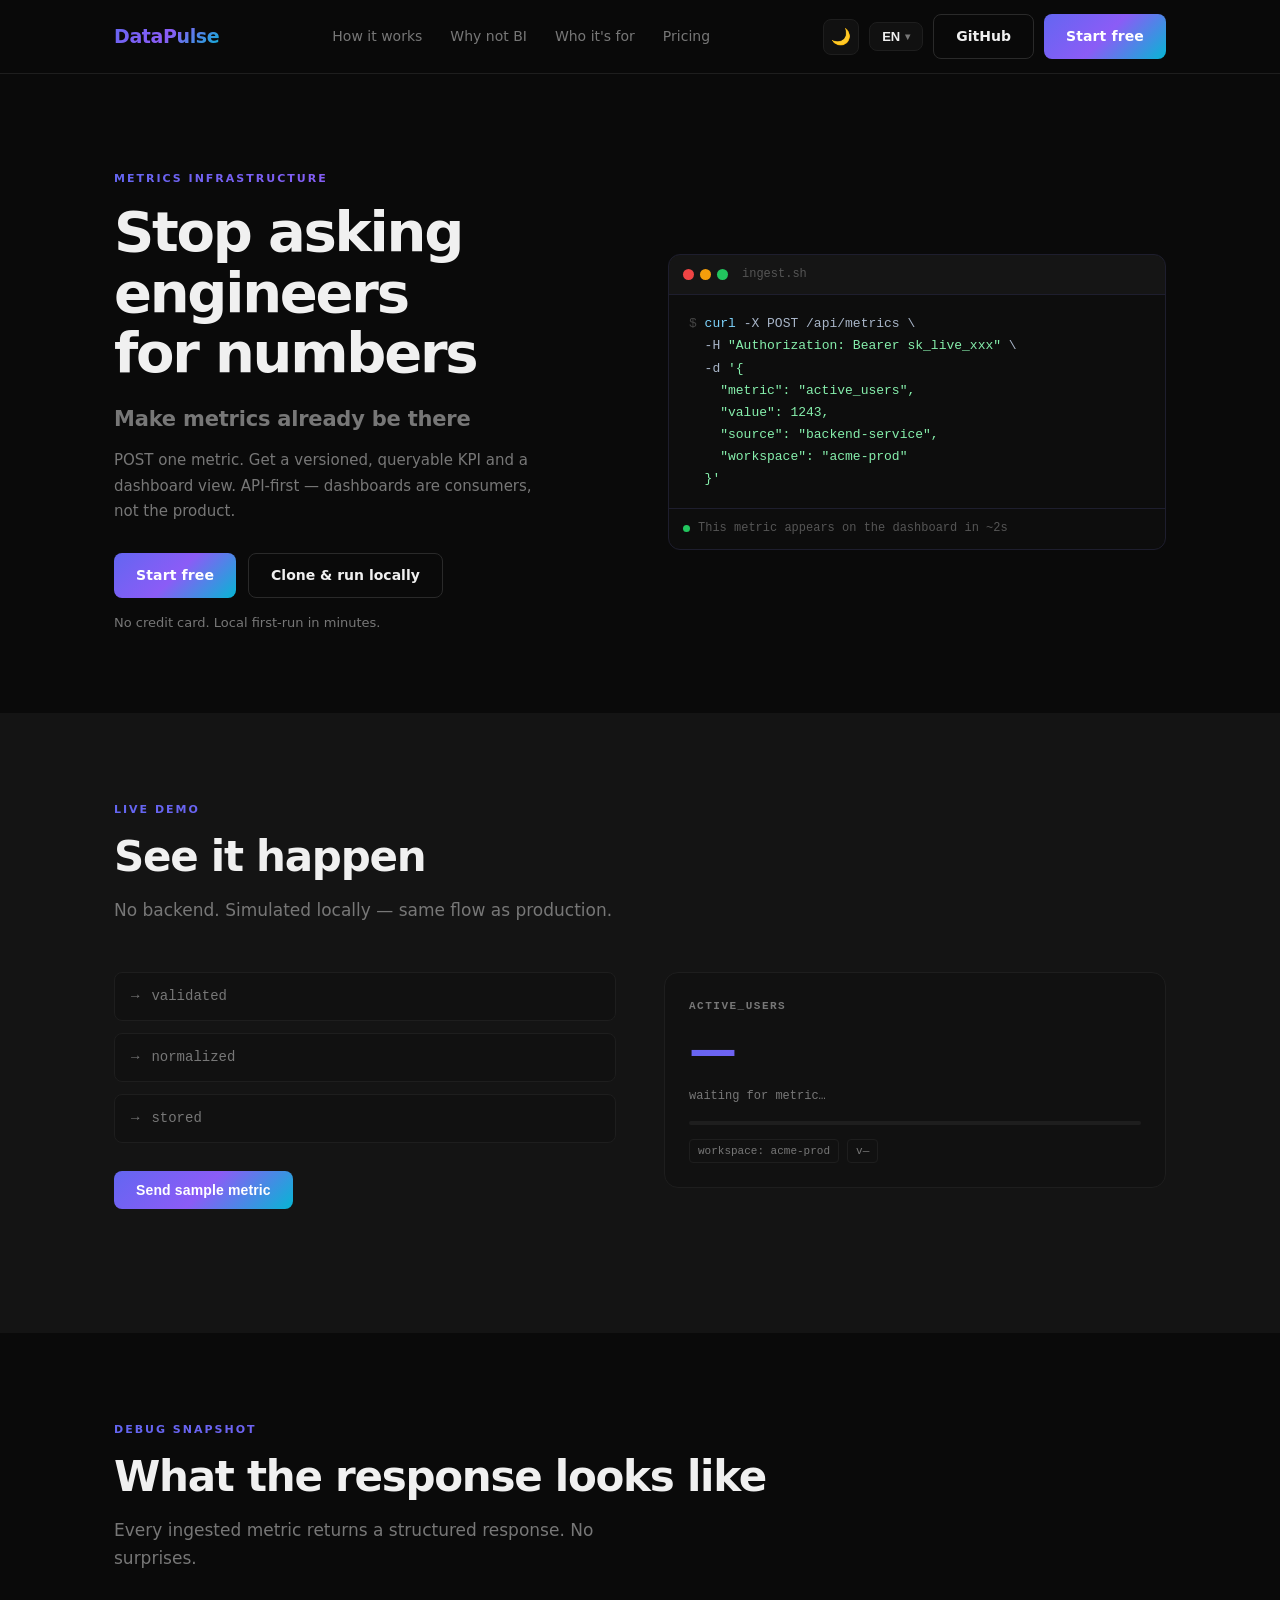
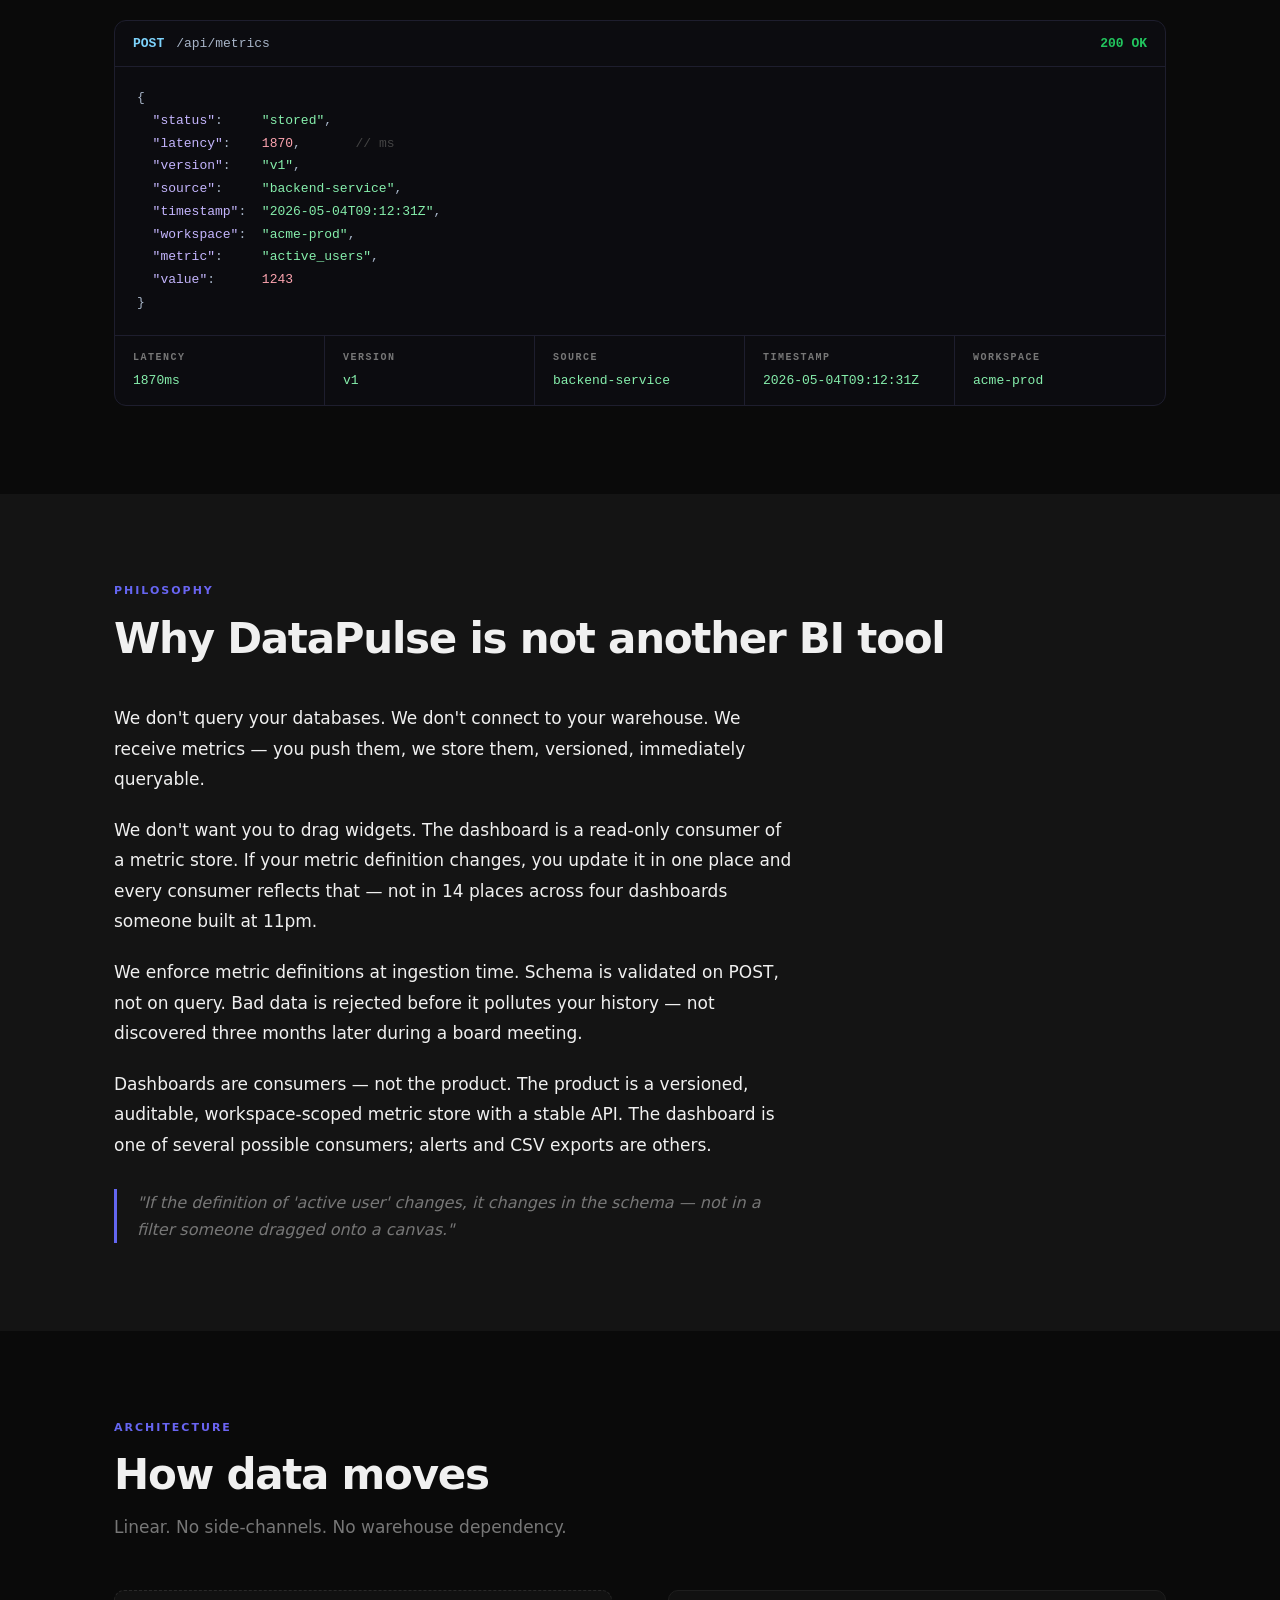
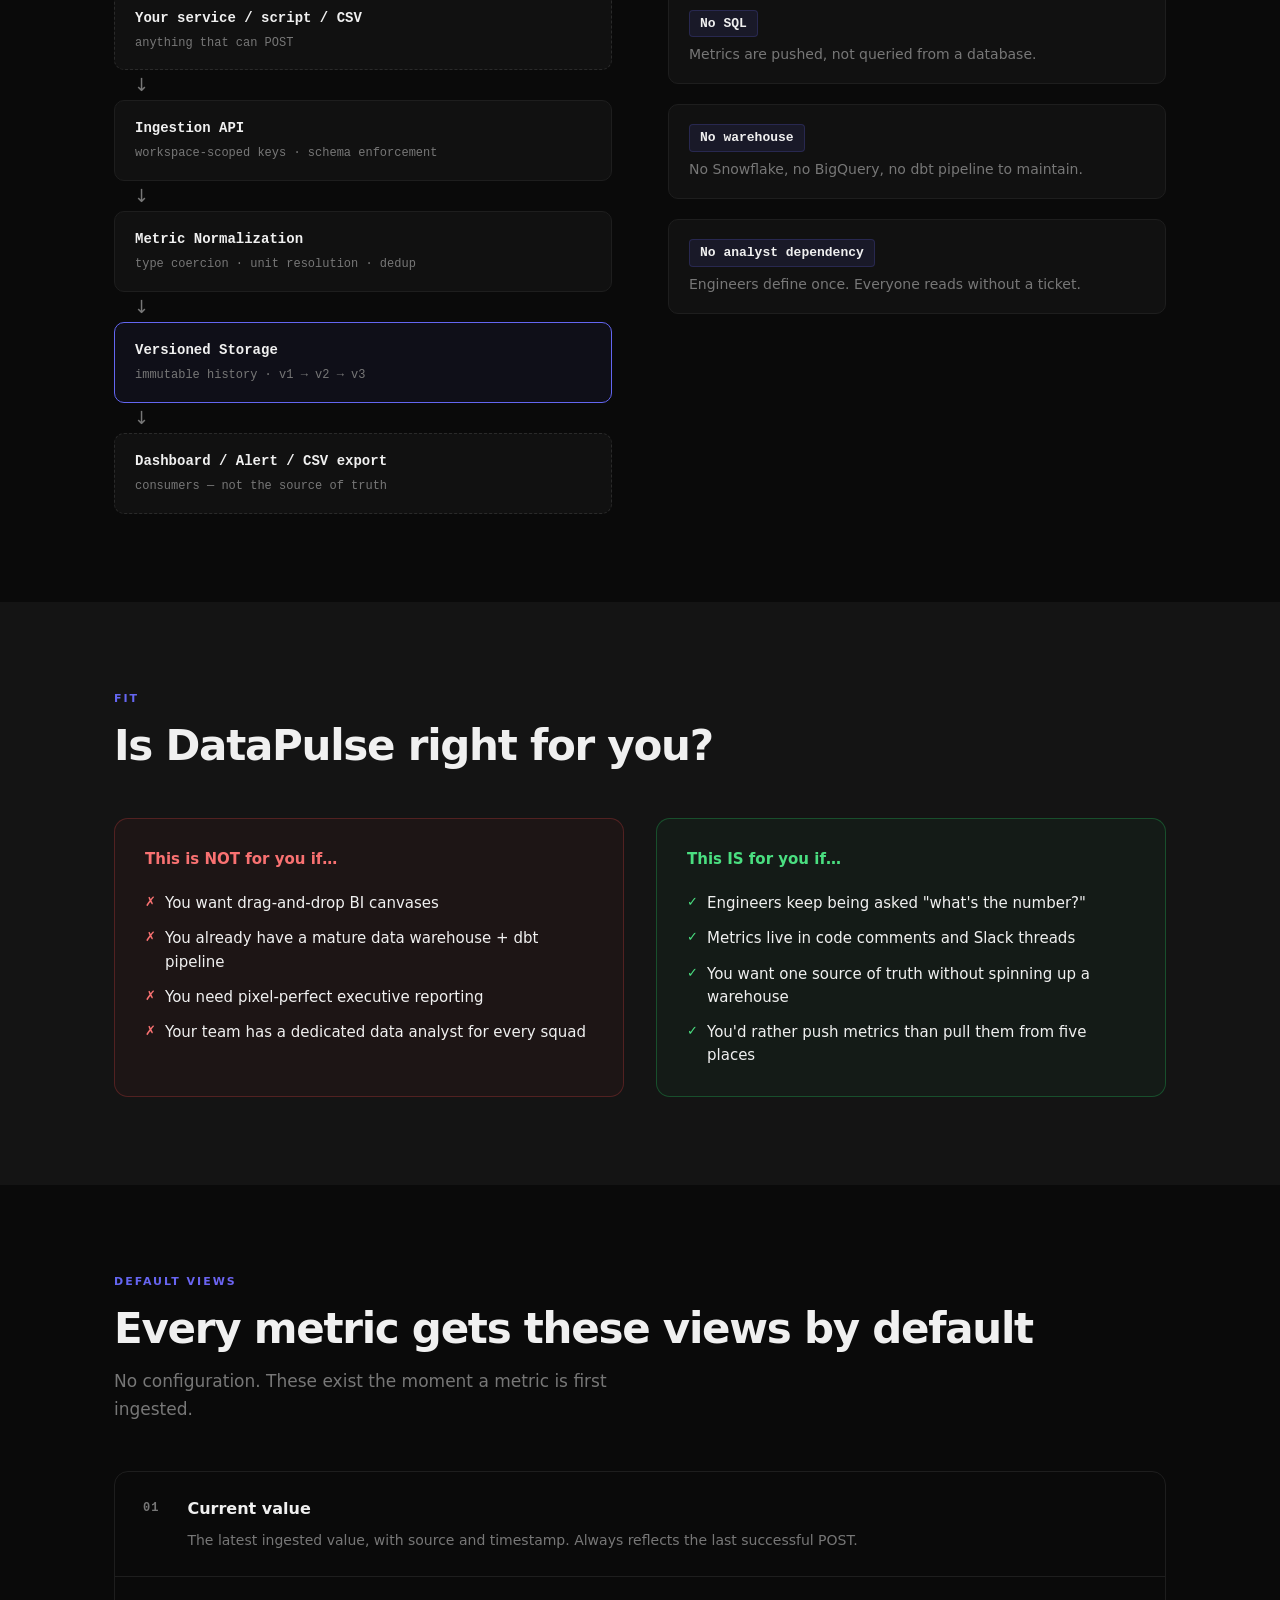
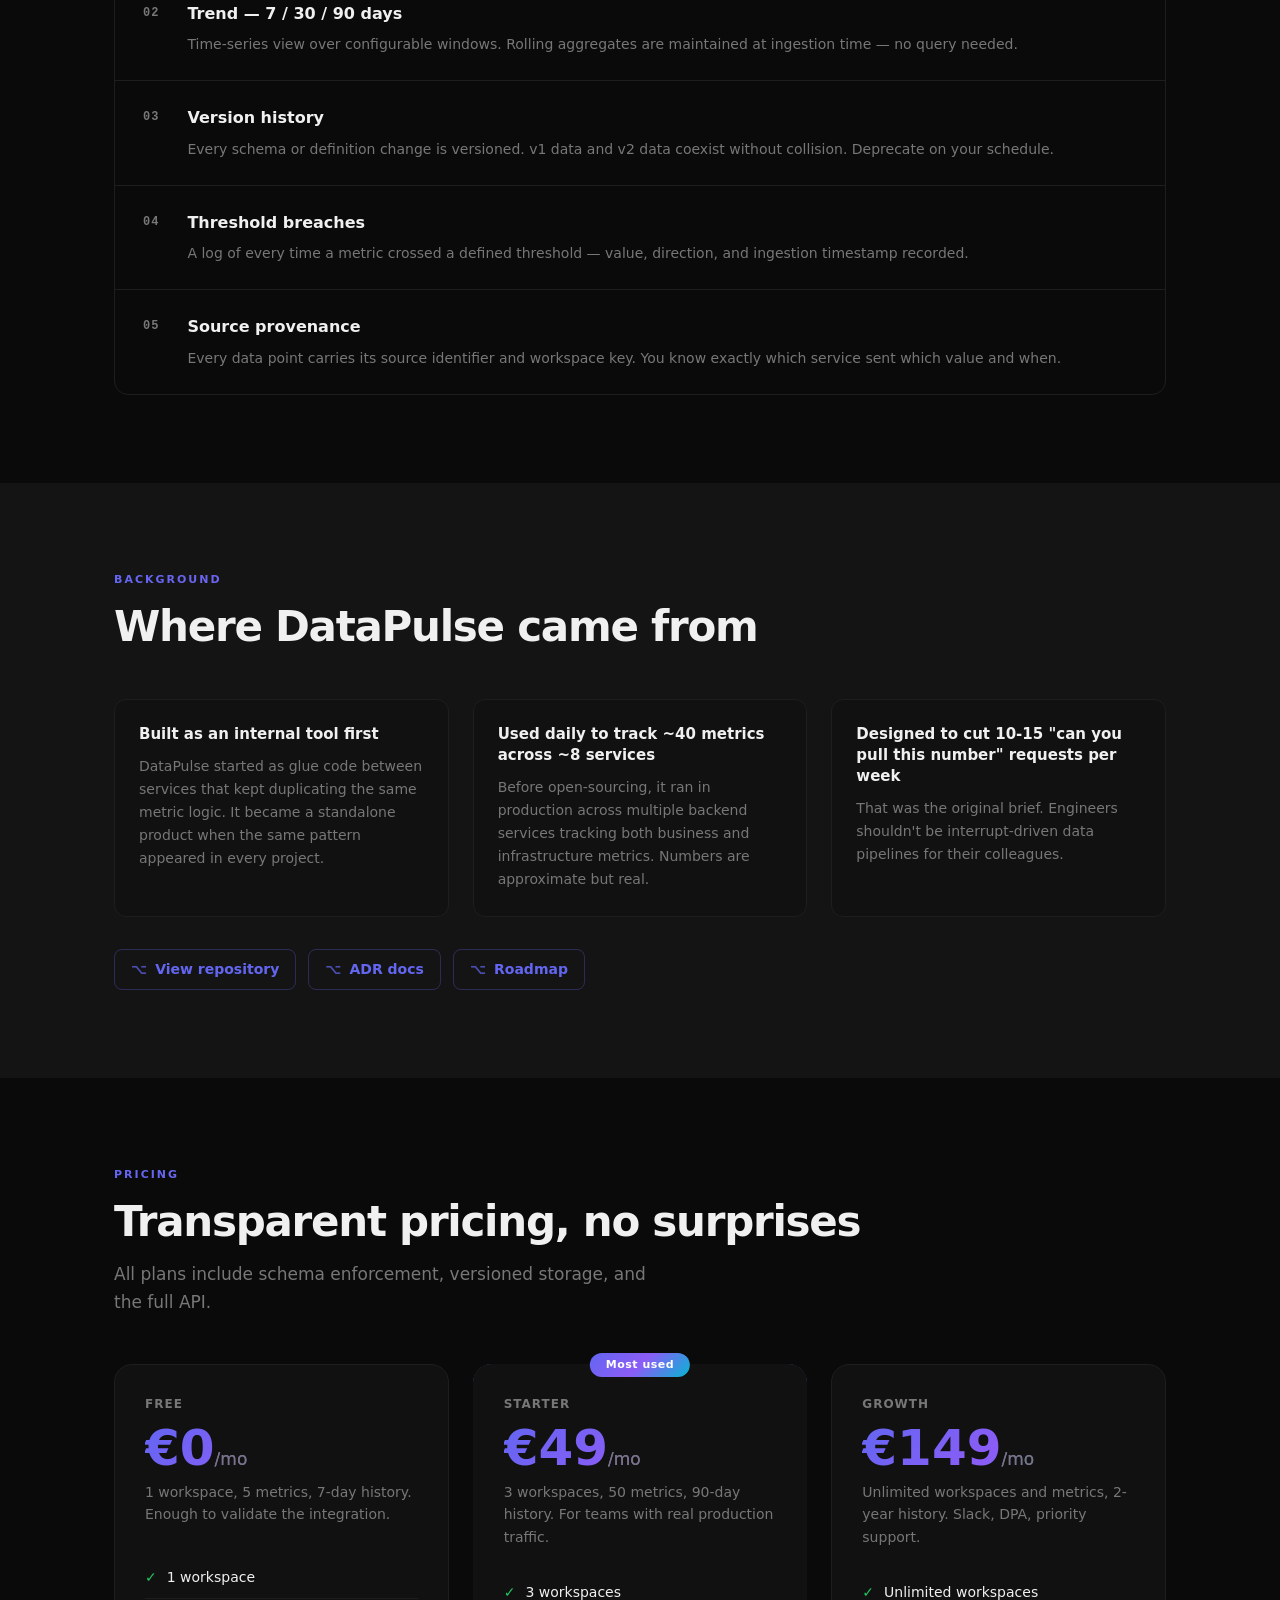
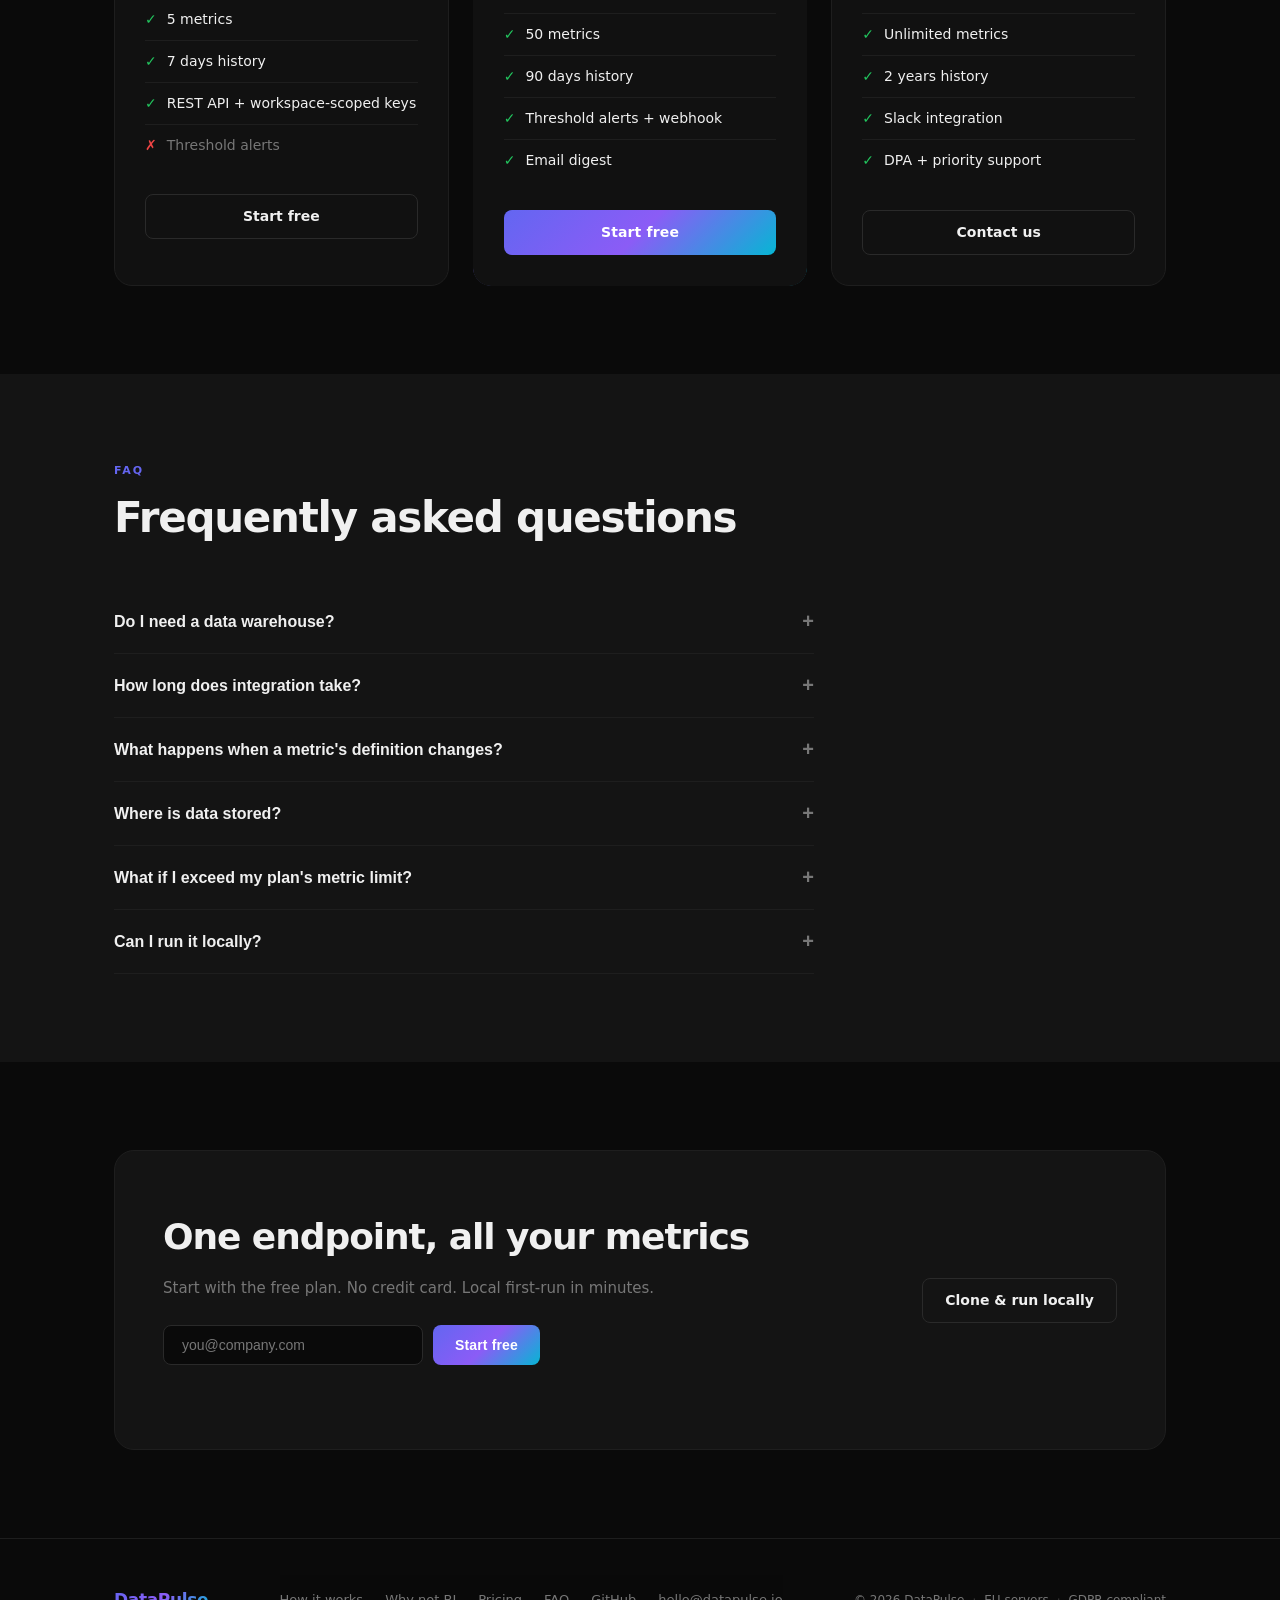
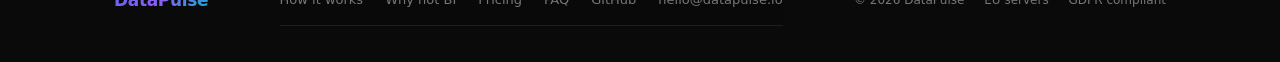
<file: index.html>
<!DOCTYPE html>
<html lang="en" data-theme="dark">
<head>
<meta charset="UTF-8">
<meta name="viewport" content="width=device-width, initial-scale=1.0">
<title>DataPulse — Stop asking engineers for numbers</title>
<meta name="description" content="POST one metric. Get a versioned, queryable KPI and a dashboard view. API-first metrics infrastructure for engineering teams.">
<link rel="stylesheet" href="styles.css">
</head>
<body>

<nav role="navigation" aria-label="Main navigation">
  <div class="container">
    <div class="nav-inner">
      <div class="logo">DataPulse</div>
      <div class="nav-links">
        <a href="#how-it-works" data-i18n="nav.how">How it works</a>
        <a href="#why-not-bi" data-i18n="nav.why">Why not BI</a>
        <a href="#for-who" data-i18n="nav.who">Who it's for</a>
        <a href="#pricing" data-i18n="nav.pricing">Pricing</a>
      </div>
      <div class="nav-right">
        <button class="icon-btn" onclick="toggleTheme()" id="theme-btn" aria-label="Toggle color theme">🌙</button>
        <div class="lang-dropdown" id="lang-dropdown">
          <button class="lang-trigger" onclick="toggleLangMenu()" id="lang-trigger"
                  aria-haspopup="listbox" aria-expanded="false" aria-label="Select language">
            <span id="lang-current">EN</span>
            <span class="lang-chevron" aria-hidden="true">▾</span>
          </button>
          <ul class="lang-menu" role="listbox" id="lang-menu" aria-label="Language options">
            <li role="option" aria-selected="true"  onclick="setLang('en')" data-lang="en">EN — English</li>
            <li role="option" aria-selected="false" onclick="setLang('de')" data-lang="de">DE — Deutsch</li>
            <li role="option" aria-selected="false" onclick="setLang('sr')" data-lang="sr">SR — Srpski</li>
          </ul>
        </div>
        <a href="https://github.com/StrahinjaVasiljevic/DataPulse-Landing-Page"
           target="_blank" rel="noopener" class="btn-outline">GitHub</a>
        <a href="#signup" class="btn" data-i18n="cta.start">Start free</a>
      </div>
    </div>
  </div>
</nav>

<section class="hero" id="start" aria-labelledby="hero-heading">
  <div class="container">
    <div class="hero-inner">
      <div class="hero-text">
        <div class="section-label" data-i18n="hero.label">Metrics infrastructure</div>
        <h1 id="hero-heading" data-i18n="hero.h1">Stop asking engineers<br>for numbers</h1>
        <p class="hero-sub" data-i18n="hero.sub">Make metrics already be there</p>
        <p class="hero-desc" data-i18n="hero.desc">POST one metric. Get a versioned, queryable KPI and a dashboard view. API-first — dashboards are consumers, not the product.</p>
        <div class="hero-ctas">
          <a href="#signup" class="btn" data-i18n="cta.start">Start free</a>
          <a href="https://github.com/StrahinjaVasiljevic/DataPulse-Landing-Page"
             target="_blank" rel="noopener" class="btn-outline" data-i18n="cta.clone">Clone &amp; run locally</a>
        </div>
        <p class="hero-note" data-i18n="hero.note">No credit card. Local first-run in minutes.</p>
      </div>
      <div class="hero-graphic" aria-hidden="true">
        <div class="code-block">
          <div class="code-header">
            <span class="code-dot" style="background:#ef4444"></span>
            <span class="code-dot" style="background:#f59e0b"></span>
            <span class="code-dot" style="background:#22c55e"></span>
            <span class="code-filename">ingest.sh</span>
          </div>
<pre class="code-body"><code><span class="c-dim">$ </span><span class="c-cmd">curl</span> -X POST /api/metrics \
  -H <span class="c-str">"Authorization: Bearer sk_live_xxx"</span> \
  -d <span class="c-str">'{
    "metric": "active_users",
    "value": 1243,
    "source": "backend-service",
    "workspace": "acme-prod"
  }'</span></code></pre>
          <div class="code-footer">
            <span class="status-dot"></span>
            <span data-i18n="hero.codefoot">This metric appears on the dashboard in ~2s</span>
          </div>
        </div>
      </div>
    </div>
  </div>
</section>

<section class="surface-bg" aria-labelledby="real-heading">
  <div class="container">
    <div class="section-label" data-i18n="real.label">Live demo</div>
    <h2 id="real-heading" class="section-title" data-i18n="real.title">See it happen</h2>
    <p class="section-sub" data-i18n="real.sub">No backend. Simulated locally — same flow as production.</p>
    <div class="real-layout">
      <div class="real-left">
        <div class="pipeline-steps" role="list">
          <div class="pipe-step" id="pipe-validate" role="listitem">
            <span class="pipe-icon" aria-hidden="true">→</span>
            <span class="pipe-label" data-i18n="demo.validated">validated</span>
          </div>
          <div class="pipe-step" id="pipe-normalize" role="listitem">
            <span class="pipe-icon" aria-hidden="true">→</span>
            <span class="pipe-label" data-i18n="demo.normalized">normalized</span>
          </div>
          <div class="pipe-step" id="pipe-store" role="listitem">
            <span class="pipe-icon" aria-hidden="true">→</span>
            <span class="pipe-label" data-i18n="demo.stored">stored</span>
          </div>
        </div>
        <button class="btn demo-btn" id="demo-btn" onclick="runDemo()">
          <span data-i18n="demo.btn">Send sample metric</span>
        </button>
        <div class="demo-status" id="demo-status" aria-live="polite" aria-atomic="true"></div>
      </div>
      <div class="real-right">
        <div class="dash-card" id="demo-card">
          <div class="dash-card-label">active_users</div>
          <div class="dash-card-value" id="demo-value">—</div>
          <div class="dash-card-meta" id="demo-meta" data-i18n="demo.waiting">waiting for metric…</div>
          <div class="dash-card-bar">
            <div class="dash-card-bar-fill" id="demo-bar" style="width:0%"></div>
          </div>
          <div class="dash-card-tags">
            <span class="tag">workspace: acme-prod</span>
            <span class="tag" id="demo-version-tag">v—</span>
          </div>
        </div>
      </div>
    </div>
  </div>
</section>

<section aria-labelledby="debug-heading">
  <div class="container">
    <div class="section-label" data-i18n="debug.label">Debug snapshot</div>
    <h2 id="debug-heading" class="section-title" data-i18n="debug.title">What the response looks like</h2>
    <p class="section-sub" data-i18n="debug.sub">Every ingested metric returns a structured response. No surprises.</p>
    <div class="debug-panel" role="region" aria-label="Example API response">
      <div class="debug-header">
        <span class="debug-method">POST</span>
        <span class="debug-path">/api/metrics</span>
        <span class="debug-status ok">200 OK</span>
      </div>
<pre class="debug-body"><code>{
  <span class="c-key">"status"</span>:     <span class="c-str">"stored"</span>,
  <span class="c-key">"latency"</span>:    <span class="c-val">1870</span>,       <span class="c-dim">// ms</span>
  <span class="c-key">"version"</span>:    <span class="c-str">"v1"</span>,
  <span class="c-key">"source"</span>:     <span class="c-str">"backend-service"</span>,
  <span class="c-key">"timestamp"</span>:  <span class="c-str">"2026-05-04T09:12:31Z"</span>,
  <span class="c-key">"workspace"</span>:  <span class="c-str">"acme-prod"</span>,
  <span class="c-key">"metric"</span>:     <span class="c-str">"active_users"</span>,
  <span class="c-key">"value"</span>:      <span class="c-val">1243</span>
}</code></pre>
      <div class="debug-grid">
        <div class="debug-field"><span class="df-key">latency</span><span class="df-val">1870ms</span></div>
        <div class="debug-field"><span class="df-key">version</span><span class="df-val">v1</span></div>
        <div class="debug-field"><span class="df-key">source</span><span class="df-val">backend-service</span></div>
        <div class="debug-field"><span class="df-key">timestamp</span><span class="df-val">2026-05-04T09:12:31Z</span></div>
        <div class="debug-field"><span class="df-key">workspace</span><span class="df-val">acme-prod</span></div>
      </div>
    </div>
  </div>
</section>

<section class="surface-bg" id="why-not-bi" aria-labelledby="why-heading">
  <div class="container">
    <div class="section-label" data-i18n="why.label">Philosophy</div>
    <h2 id="why-heading" class="section-title" data-i18n="why.title">Why DataPulse is not another BI tool</h2>
    <div class="essay-wrap">
      <p class="essay-text" data-i18n="why.p1">We don't query your databases. We don't connect to your warehouse. We receive metrics — you push them, we store them, versioned, immediately queryable.</p>
      <p class="essay-text" data-i18n="why.p2">We don't want you to drag widgets. The dashboard is a read-only consumer of a metric store. If your metric definition changes, you update it in one place and every consumer reflects that — not in 14 places across four dashboards someone built at 11pm.</p>
      <p class="essay-text" data-i18n="why.p3">We enforce metric definitions at ingestion time. Schema is validated on POST, not on query. Bad data is rejected before it pollutes your history — not discovered three months later during a board meeting.</p>
      <p class="essay-text" data-i18n="why.p4">Dashboards are consumers — not the product. The product is a versioned, auditable, workspace-scoped metric store with a stable API. The dashboard is one of several possible consumers; alerts and CSV exports are others.</p>
      <blockquote class="essay-quote" data-i18n="why.quote">"If the definition of 'active user' changes, it changes in the schema — not in a filter someone dragged onto a canvas."</blockquote>
    </div>
  </div>
</section>

<section id="how-it-works" aria-labelledby="arch-heading">
  <div class="container">
    <div class="section-label" data-i18n="arch.label">Architecture</div>
    <h2 id="arch-heading" class="section-title" data-i18n="arch.title">How data moves</h2>
    <p class="section-sub" data-i18n="arch.sub">Linear. No side-channels. No warehouse dependency.</p>
    <div class="arch-layout">
      <div class="arch-flow" role="img" aria-label="Data flow diagram">
        <div class="arch-node source-node">
          <div class="arch-node-title" data-i18n="arch.n1">Your service / script / CSV</div>
          <div class="arch-node-sub" data-i18n="arch.n1s">anything that can POST</div>
        </div>
        <div class="arch-arrow" aria-hidden="true">↓</div>
        <div class="arch-node">
          <div class="arch-node-title">Ingestion API</div>
          <div class="arch-node-sub" data-i18n="arch.n2s">workspace-scoped keys · schema enforcement</div>
        </div>
        <div class="arch-arrow" aria-hidden="true">↓</div>
        <div class="arch-node">
          <div class="arch-node-title">Metric Normalization</div>
          <div class="arch-node-sub" data-i18n="arch.n3s">type coercion · unit resolution · dedup</div>
        </div>
        <div class="arch-arrow" aria-hidden="true">↓</div>
        <div class="arch-node accent-node">
          <div class="arch-node-title">Versioned Storage</div>
          <div class="arch-node-sub" data-i18n="arch.n4s">immutable history · v1 → v2 → v3</div>
        </div>
        <div class="arch-arrow" aria-hidden="true">↓</div>
        <div class="arch-node output-node">
          <div class="arch-node-title" data-i18n="arch.n5">Dashboard / Alert / CSV export</div>
          <div class="arch-node-sub" data-i18n="arch.n5s">consumers — not the source of truth</div>
        </div>
      </div>
      <div class="arch-badges">
        <div class="arch-badge">
          <span class="badge-x">No SQL</span>
          <span class="badge-desc" data-i18n="arch.b1">Metrics are pushed, not queried from a database.</span>
        </div>
        <div class="arch-badge">
          <span class="badge-x">No warehouse</span>
          <span class="badge-desc" data-i18n="arch.b2">No Snowflake, no BigQuery, no dbt pipeline to maintain.</span>
        </div>
        <div class="arch-badge">
          <span class="badge-x">No analyst dependency</span>
          <span class="badge-desc" data-i18n="arch.b3">Engineers define once. Everyone reads without a ticket.</span>
        </div>
      </div>
    </div>
  </div>
</section>

<section class="surface-bg" id="for-who" aria-labelledby="forw-heading">
  <div class="container">
    <div class="section-label" data-i18n="fit.label">Fit</div>
    <h2 id="forw-heading" class="section-title" data-i18n="fit.title">Is DataPulse right for you?</h2>
    <div class="fit-grid">
      <div class="fit-col fit-no" role="region" aria-labelledby="not-for-label">
        <h3 id="not-for-label" class="fit-heading fit-heading-no" data-i18n="fit.no.title">This is NOT for you if…</h3>
        <ul class="fit-list">
          <li data-i18n="fit.no.1">You want drag-and-drop BI canvases</li>
          <li data-i18n="fit.no.2">You already have a mature data warehouse + dbt pipeline</li>
          <li data-i18n="fit.no.3">You need pixel-perfect executive reporting</li>
          <li data-i18n="fit.no.4">Your team has a dedicated data analyst for every squad</li>
        </ul>
      </div>
      <div class="fit-col fit-yes" role="region" aria-labelledby="yes-for-label">
        <h3 id="yes-for-label" class="fit-heading fit-heading-yes" data-i18n="fit.yes.title">This IS for you if…</h3>
        <ul class="fit-list">
          <li data-i18n="fit.yes.1">Engineers keep being asked "what's the number?"</li>
          <li data-i18n="fit.yes.2">Metrics live in code comments and Slack threads</li>
          <li data-i18n="fit.yes.3">You want one source of truth without spinning up a warehouse</li>
          <li data-i18n="fit.yes.4">You'd rather push metrics than pull them from five places</li>
        </ul>
      </div>
    </div>
  </div>
</section>

<section aria-labelledby="views-heading">
  <div class="container">
    <div class="section-label" data-i18n="views.label">Default views</div>
    <h2 id="views-heading" class="section-title" data-i18n="views.title">Every metric gets these views by default</h2>
    <p class="section-sub" data-i18n="views.sub">No configuration. These exist the moment a metric is first ingested.</p>
    <div class="views-list" role="list">
      <div class="view-item" role="listitem">
        <div class="view-num" aria-hidden="true">01</div>
        <div class="view-content">
          <h3 class="view-title" data-i18n="views.v1.title">Current value</h3>
          <p class="view-desc" data-i18n="views.v1.desc">The latest ingested value, with source and timestamp. Always reflects the last successful POST.</p>
        </div>
      </div>
      <div class="view-item" role="listitem">
        <div class="view-num" aria-hidden="true">02</div>
        <div class="view-content">
          <h3 class="view-title" data-i18n="views.v2.title">Trend — 7 / 30 / 90 days</h3>
          <p class="view-desc" data-i18n="views.v2.desc">Time-series view over configurable windows. Rolling aggregates are maintained at ingestion time — no query needed.</p>
        </div>
      </div>
      <div class="view-item" role="listitem">
        <div class="view-num" aria-hidden="true">03</div>
        <div class="view-content">
          <h3 class="view-title" data-i18n="views.v3.title">Version history</h3>
          <p class="view-desc" data-i18n="views.v3.desc">Every schema or definition change is versioned. v1 data and v2 data coexist without collision. Deprecate on your schedule.</p>
        </div>
      </div>
      <div class="view-item" role="listitem">
        <div class="view-num" aria-hidden="true">04</div>
        <div class="view-content">
          <h3 class="view-title" data-i18n="views.v4.title">Threshold breaches</h3>
          <p class="view-desc" data-i18n="views.v4.desc">A log of every time a metric crossed a defined threshold — value, direction, and ingestion timestamp recorded.</p>
        </div>
      </div>
      <div class="view-item" role="listitem">
        <div class="view-num" aria-hidden="true">05</div>
        <div class="view-content">
          <h3 class="view-title" data-i18n="views.v5.title">Source provenance</h3>
          <p class="view-desc" data-i18n="views.v5.desc">Every data point carries its source identifier and workspace key. You know exactly which service sent which value and when.</p>
        </div>
      </div>
    </div>
  </div>
</section>

<section class="surface-bg" aria-labelledby="cred-heading">
  <div class="container">
    <div class="section-label" data-i18n="cred.label">Background</div>
    <h2 id="cred-heading" class="section-title" data-i18n="cred.title">Where DataPulse came from</h2>
    <div class="cred-grid">
      <div class="cred-item">
        <div class="cred-title" data-i18n="cred.c1.title">Built as an internal tool first</div>
        <p class="cred-desc" data-i18n="cred.c1.desc">DataPulse started as glue code between services that kept duplicating the same metric logic. It became a standalone product when the same pattern appeared in every project.</p>
      </div>
      <div class="cred-item">
        <div class="cred-title" data-i18n="cred.c2.title">Used daily to track ~40 metrics across ~8 services</div>
        <p class="cred-desc" data-i18n="cred.c2.desc">Before open-sourcing, it ran in production across multiple backend services tracking both business and infrastructure metrics. Numbers are approximate but real.</p>
      </div>
      <div class="cred-item">
        <div class="cred-title" data-i18n="cred.c3.title">Designed to cut 10-15 "can you pull this number" requests per week</div>
        <p class="cred-desc" data-i18n="cred.c3.desc">That was the original brief. Engineers shouldn't be interrupt-driven data pipelines for their colleagues.</p>
      </div>
    </div>
    <div class="cred-links">
      <a href="https://github.com/StrahinjaVasiljevic/DataPulse-Landing-Page" target="_blank" rel="noopener" class="cred-link">
        <span class="cred-link-icon" aria-hidden="true">⌥</span> <span data-i18n="cred.repo">View repository</span>
      </a>
      <a href="https://github.com/StrahinjaVasiljevic/DataPulse-Landing-Page/tree/main/docs/decisions" target="_blank" rel="noopener" class="cred-link">
        <span class="cred-link-icon" aria-hidden="true">⌥</span> <span data-i18n="cred.adr">ADR docs</span>
      </a>
      <a href="https://github.com/StrahinjaVasiljevic/DataPulse-Landing-Page/blob/main/roadmap.md" target="_blank" rel="noopener" class="cred-link">
        <span class="cred-link-icon" aria-hidden="true">⌥</span> <span data-i18n="cred.roadmap">Roadmap</span>
      </a>
    </div>
  </div>
</section>

<section id="pricing" aria-labelledby="pricing-heading">
  <div class="container">
    <div class="section-label" data-i18n="pricing.label">Pricing</div>
    <h2 id="pricing-heading" class="section-title" data-i18n="pricing.title">Transparent pricing, no surprises</h2>
    <p class="section-sub" data-i18n="pricing.sub">All plans include schema enforcement, versioned storage, and the full API.</p>
    <div class="pricing-grid">
      <div class="price-card">
        <div class="price-tier" data-i18n="plan.free">Free</div>
        <div class="price-amount">€0<span>/mo</span></div>
        <div class="price-desc" data-i18n="plan.free.desc">1 workspace, 5 metrics, 7-day history. Enough to validate the integration.</div>
        <ul class="price-features">
          <li><span class="ci">✓</span><span>1 workspace</span></li>
          <li><span class="ci">✓</span><span>5 metrics</span></li>
          <li><span class="ci">✓</span><span data-i18n="plan.hist7">7 days history</span></li>
          <li><span class="ci">✓</span><span>REST API + workspace-scoped keys</span></li>
          <li><span class="xi">✗</span><span class="muted-text" data-i18n="plan.alerts">Threshold alerts</span></li>
        </ul>
        <a href="#signup" class="btn-outline btn-full" data-i18n="cta.start">Start free</a>
      </div>
      <div class="price-card featured">
        <div class="price-badge" data-i18n="plan.badge">Most used</div>
        <div class="price-tier">Starter</div>
        <div class="price-amount">€49<span>/mo</span></div>
        <div class="price-desc" data-i18n="plan.starter.desc">3 workspaces, 50 metrics, 90-day history. For teams with real production traffic.</div>
        <ul class="price-features">
          <li><span class="ci">✓</span><span>3 workspaces</span></li>
          <li><span class="ci">✓</span><span>50 metrics</span></li>
          <li><span class="ci">✓</span><span data-i18n="plan.hist90">90 days history</span></li>
          <li><span class="ci">✓</span><span data-i18n="plan.webhook">Threshold alerts + webhook</span></li>
          <li><span class="ci">✓</span><span data-i18n="plan.digest">Email digest</span></li>
        </ul>
        <a href="#signup" class="btn btn-full" data-i18n="cta.start">Start free</a>
      </div>
      <div class="price-card">
        <div class="price-tier">Growth</div>
        <div class="price-amount">€149<span>/mo</span></div>
        <div class="price-desc" data-i18n="plan.growth.desc">Unlimited workspaces and metrics, 2-year history. Slack, DPA, priority support.</div>
        <ul class="price-features">
          <li><span class="ci">✓</span><span data-i18n="plan.unl.ws">Unlimited workspaces</span></li>
          <li><span class="ci">✓</span><span data-i18n="plan.unl.m">Unlimited metrics</span></li>
          <li><span class="ci">✓</span><span data-i18n="plan.hist2y">2 years history</span></li>
          <li><span class="ci">✓</span><span data-i18n="plan.slack">Slack integration</span></li>
          <li><span class="ci">✓</span><span>DPA + priority support</span></li>
        </ul>
        <a href="mailto:hello@datapulse.io" class="btn-outline btn-full" data-i18n="cta.contact">Contact us</a>
      </div>
    </div>
  </div>
</section>

<section class="surface-bg" id="faq" aria-labelledby="faq-heading">
  <div class="container">
    <div class="section-label">FAQ</div>
    <h2 id="faq-heading" class="section-title" data-i18n="faq.title">Frequently asked questions</h2>
    <div class="faq-list">
      <div class="faq-item">
        <button class="faq-q" onclick="toggleFaq(this)" aria-expanded="false" aria-controls="faq-a-1">
          <span data-i18n="faq.q1">Do I need a data warehouse?</span>
          <span class="faq-arrow" aria-hidden="true">+</span>
        </button>
        <div class="faq-a" id="faq-a-1" hidden data-i18n="faq.a1">No. DataPulse receives metrics via POST — it does not connect to your database or warehouse. There is nothing to provision on your data infrastructure side.</div>
      </div>
      <div class="faq-item">
        <button class="faq-q" onclick="toggleFaq(this)" aria-expanded="false" aria-controls="faq-a-2">
          <span data-i18n="faq.q2">How long does integration take?</span>
          <span class="faq-arrow" aria-hidden="true">+</span>
        </button>
        <div class="faq-a" id="faq-a-2" hidden data-i18n="faq.a2">Under 5 minutes for the first metric. One POST request, one API key, one endpoint. The key is workspace-scoped, so you can rotate it without touching other services.</div>
      </div>
      <div class="faq-item">
        <button class="faq-q" onclick="toggleFaq(this)" aria-expanded="false" aria-controls="faq-a-3">
          <span data-i18n="faq.q3">What happens when a metric's definition changes?</span>
          <span class="faq-arrow" aria-hidden="true">+</span>
        </button>
        <div class="faq-a" id="faq-a-3" hidden data-i18n="faq.a3">You update the schema and DataPulse increments the version (v1 to v2). Historical data under v1 is preserved and queryable. The two versions do not collide. You can deprecate v1 on a schedule.</div>
      </div>
      <div class="faq-item">
        <button class="faq-q" onclick="toggleFaq(this)" aria-expanded="false" aria-controls="faq-a-4">
          <span data-i18n="faq.q4">Where is data stored?</span>
          <span class="faq-arrow" aria-hidden="true">+</span>
        </button>
        <div class="faq-a" id="faq-a-4" hidden data-i18n="faq.a4">EU servers only. GDPR-compliant by design. A Data Processing Agreement is available for all paid plans. No data is processed outside the EU.</div>
      </div>
      <div class="faq-item">
        <button class="faq-q" onclick="toggleFaq(this)" aria-expanded="false" aria-controls="faq-a-5">
          <span data-i18n="faq.q5">What if I exceed my plan's metric limit?</span>
          <span class="faq-arrow" aria-hidden="true">+</span>
        </button>
        <div class="faq-a" id="faq-a-5" hidden data-i18n="faq.a5">Data is never dropped. You receive a notification and 14 days to upgrade. No automatic charges, no silent data loss.</div>
      </div>
      <div class="faq-item">
        <button class="faq-q" onclick="toggleFaq(this)" aria-expanded="false" aria-controls="faq-a-6">
          <span data-i18n="faq.q6">Can I run it locally?</span>
          <span class="faq-arrow" aria-hidden="true">+</span>
        </button>
        <div class="faq-a" id="faq-a-6" hidden data-i18n="faq.a6">Yes. Clone the repository and follow the README. The local stack runs without external dependencies. Useful for development and for understanding the ingestion pipeline before committing to the hosted version.</div>
      </div>
    </div>
  </div>
</section>

<section class="cta-section" id="signup" aria-labelledby="cta-heading">
  <div class="container">
    <div class="cta-banner">
      <div class="cta-text">
        <h2 id="cta-heading" data-i18n="cta.h2">One endpoint, all your metrics</h2>
        <p data-i18n="cta.p">Start with the free plan. No credit card. Local first-run in minutes.</p>
        <form id="signup-form" onsubmit="handleSignup(event)" novalidate>
          <div class="cta-form">
            <label for="cta-email" class="sr-only">Your email address</label>
            <input type="email" id="cta-email" name="email"
                   placeholder="you@company.com"
                   autocomplete="email" required aria-required="true"
                   aria-describedby="cta-form-status" />
            <button type="submit" class="btn" data-i18n="cta.start">Start free</button>
          </div>
          <div class="form-status" id="cta-form-status" role="status" aria-live="polite"></div>
        </form>
      </div>
      <div class="cta-links">
        <a href="https://github.com/StrahinjaVasiljevic/DataPulse-Landing-Page"
           target="_blank" rel="noopener" class="btn-outline" data-i18n="cta.clone">Clone &amp; run locally</a>
      </div>
    </div>
  </div>
</section>

<footer role="contentinfo">
  <div class="container">
    <div class="footer-inner">
      <div class="footer-logo">DataPulse</div>
      <nav class="footer-links" aria-label="Footer navigation">
        <a href="#how-it-works" data-i18n="nav.how">How it works</a>
        <a href="#why-not-bi" data-i18n="nav.why">Philosophy</a>
        <a href="#pricing" data-i18n="nav.pricing">Pricing</a>
        <a href="#faq">FAQ</a>
        <a href="https://github.com/StrahinjaVasiljevic/DataPulse-Landing-Page" target="_blank" rel="noopener">GitHub</a>
        <a href="mailto:hello@datapulse.io">hello@datapulse.io</a>
      </nav>
      <div class="footer-copy">
        <span>© 2026 DataPulse</span>
        <span class="footer-sep" aria-hidden="true">·</span>
        <span data-i18n="footer.eu">EU servers</span>
        <span class="footer-sep" aria-hidden="true">·</span>
        <span>GDPR compliant</span>
      </div>
    </div>
  </div>
</footer>

<script src="app.js"></script>
</body>
</html>
</file>
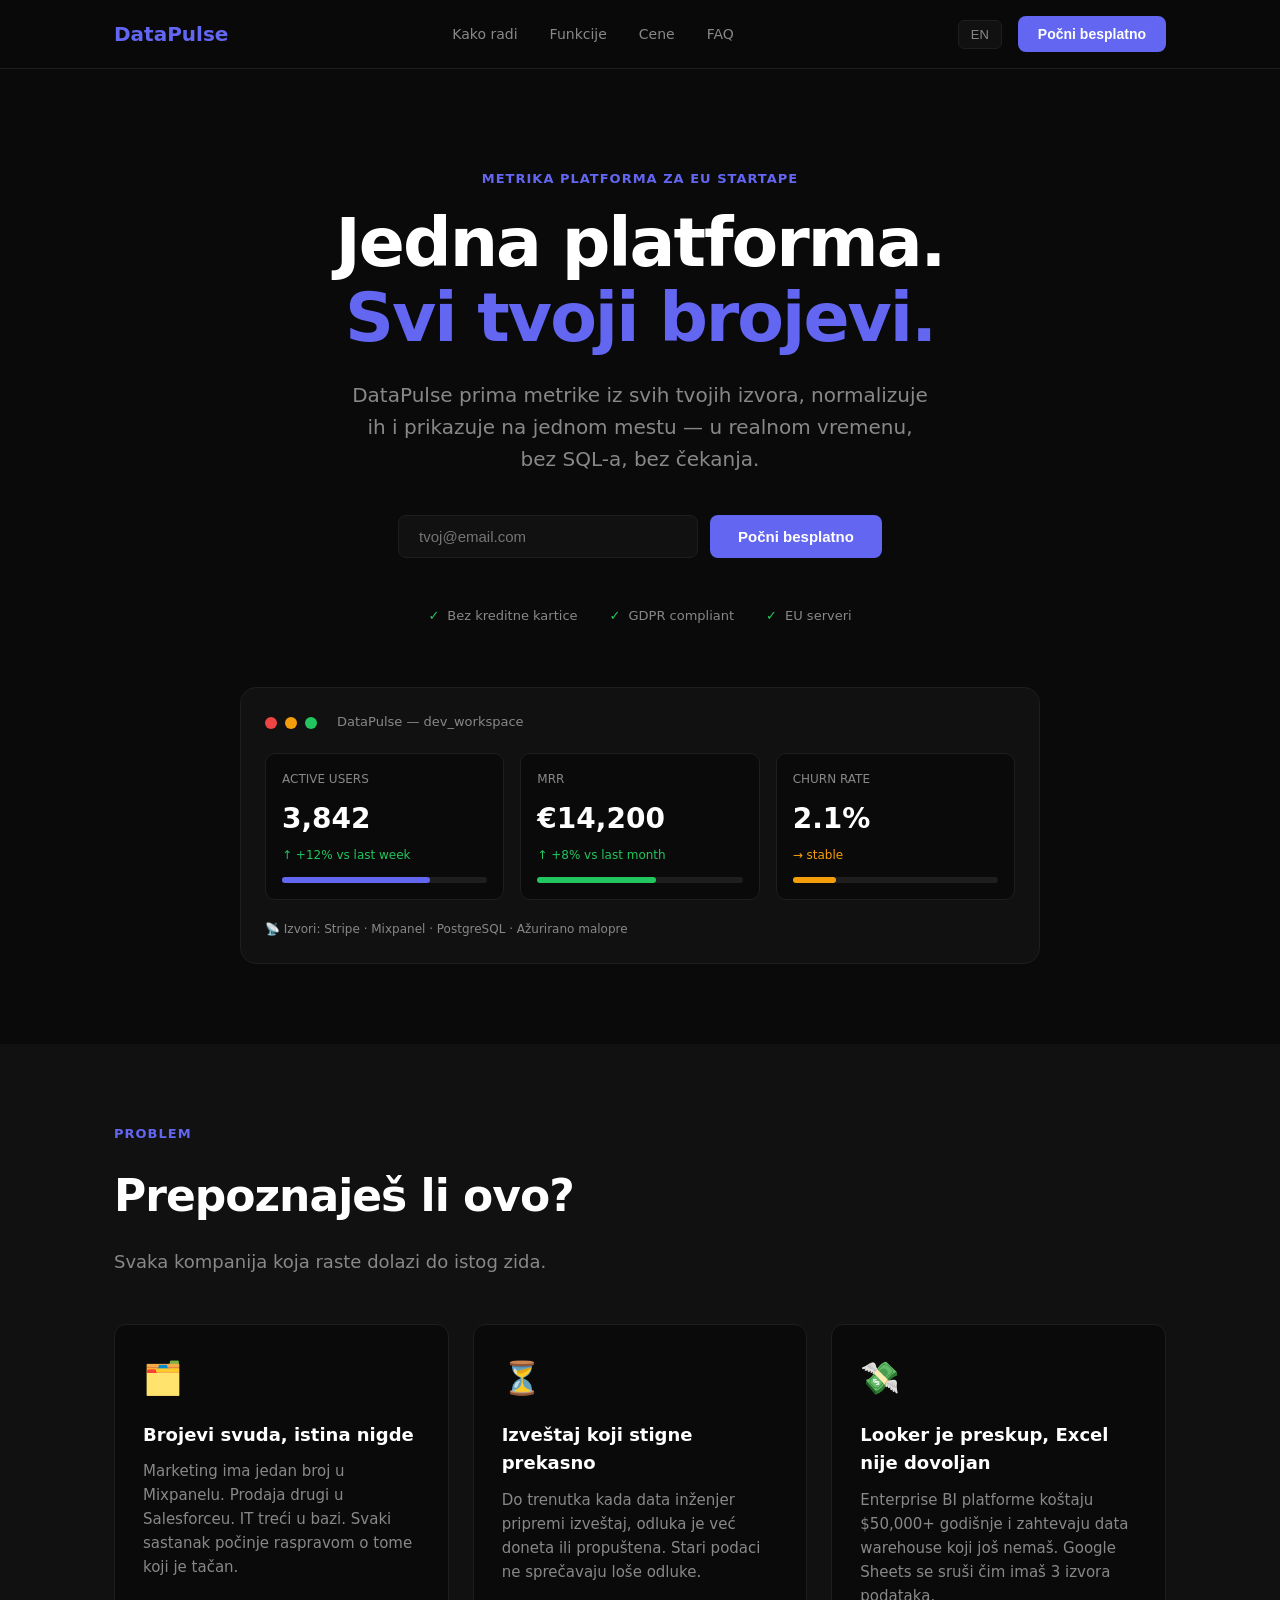
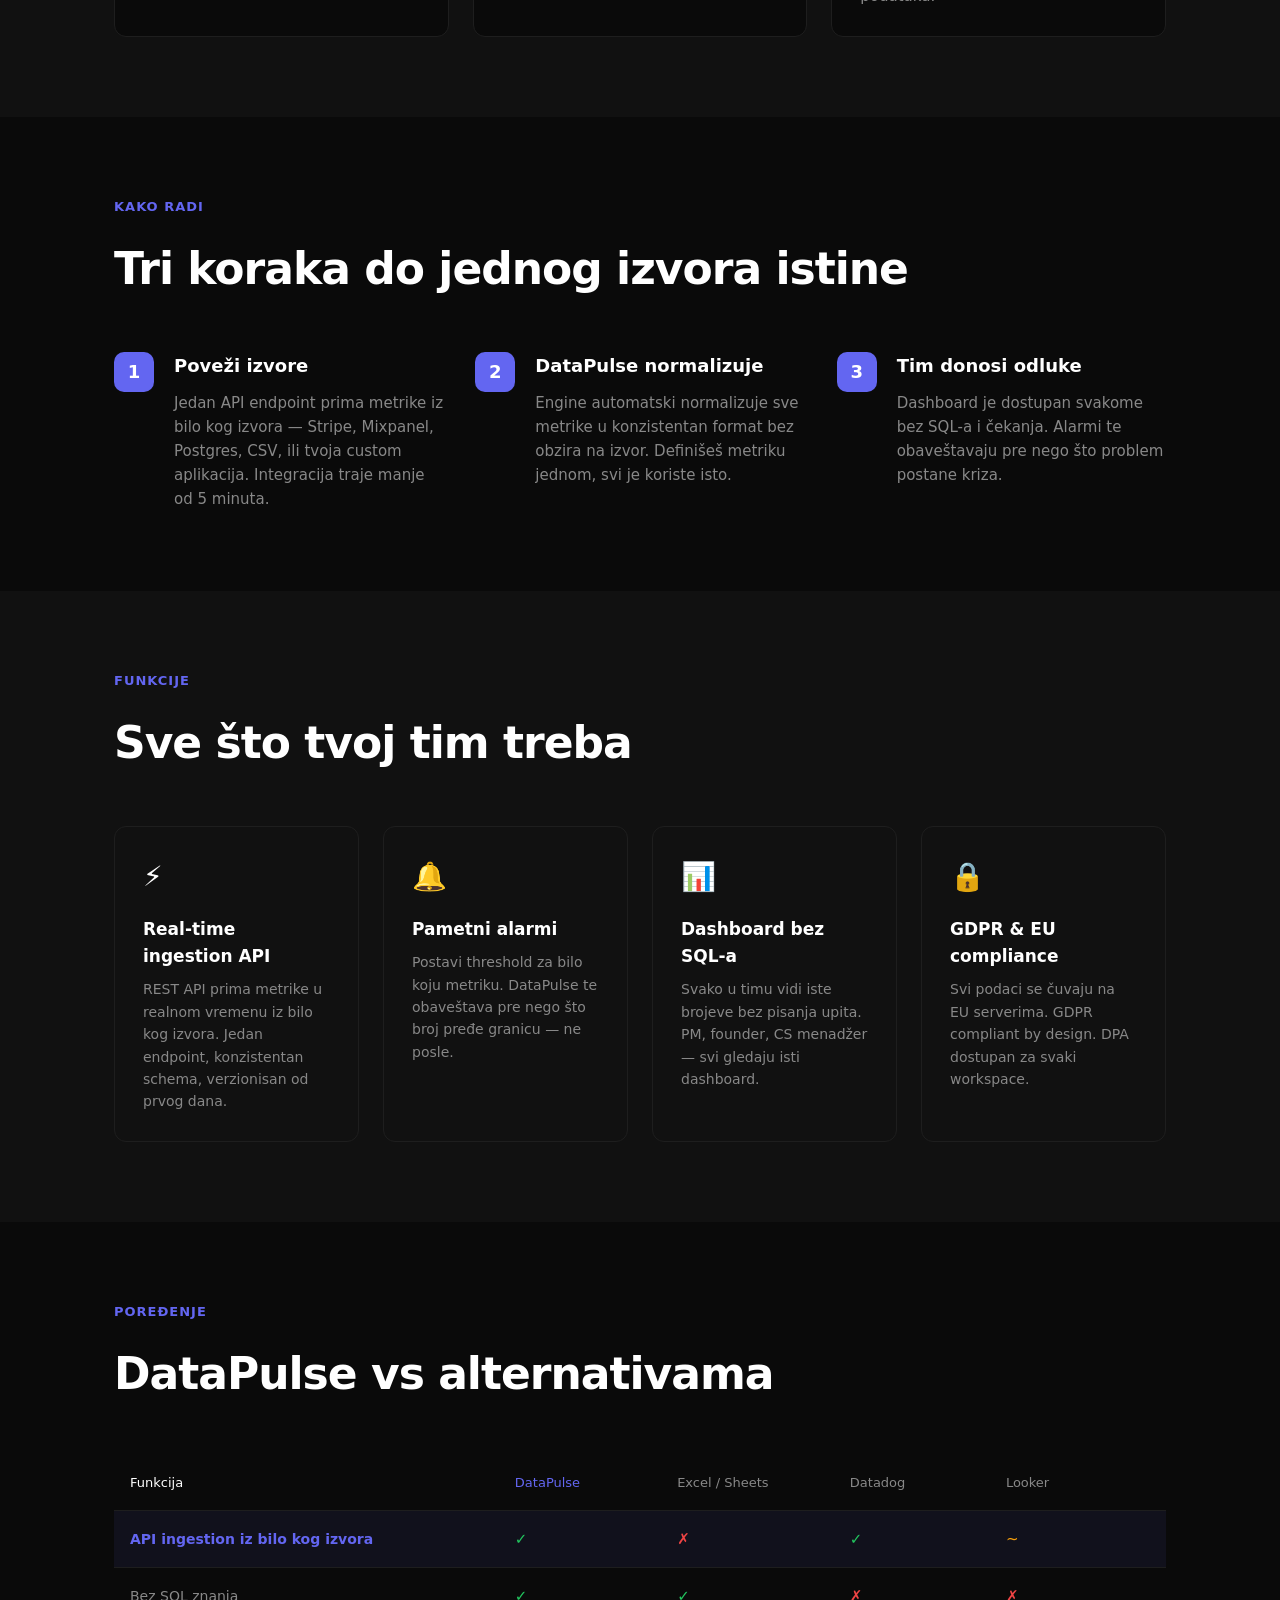
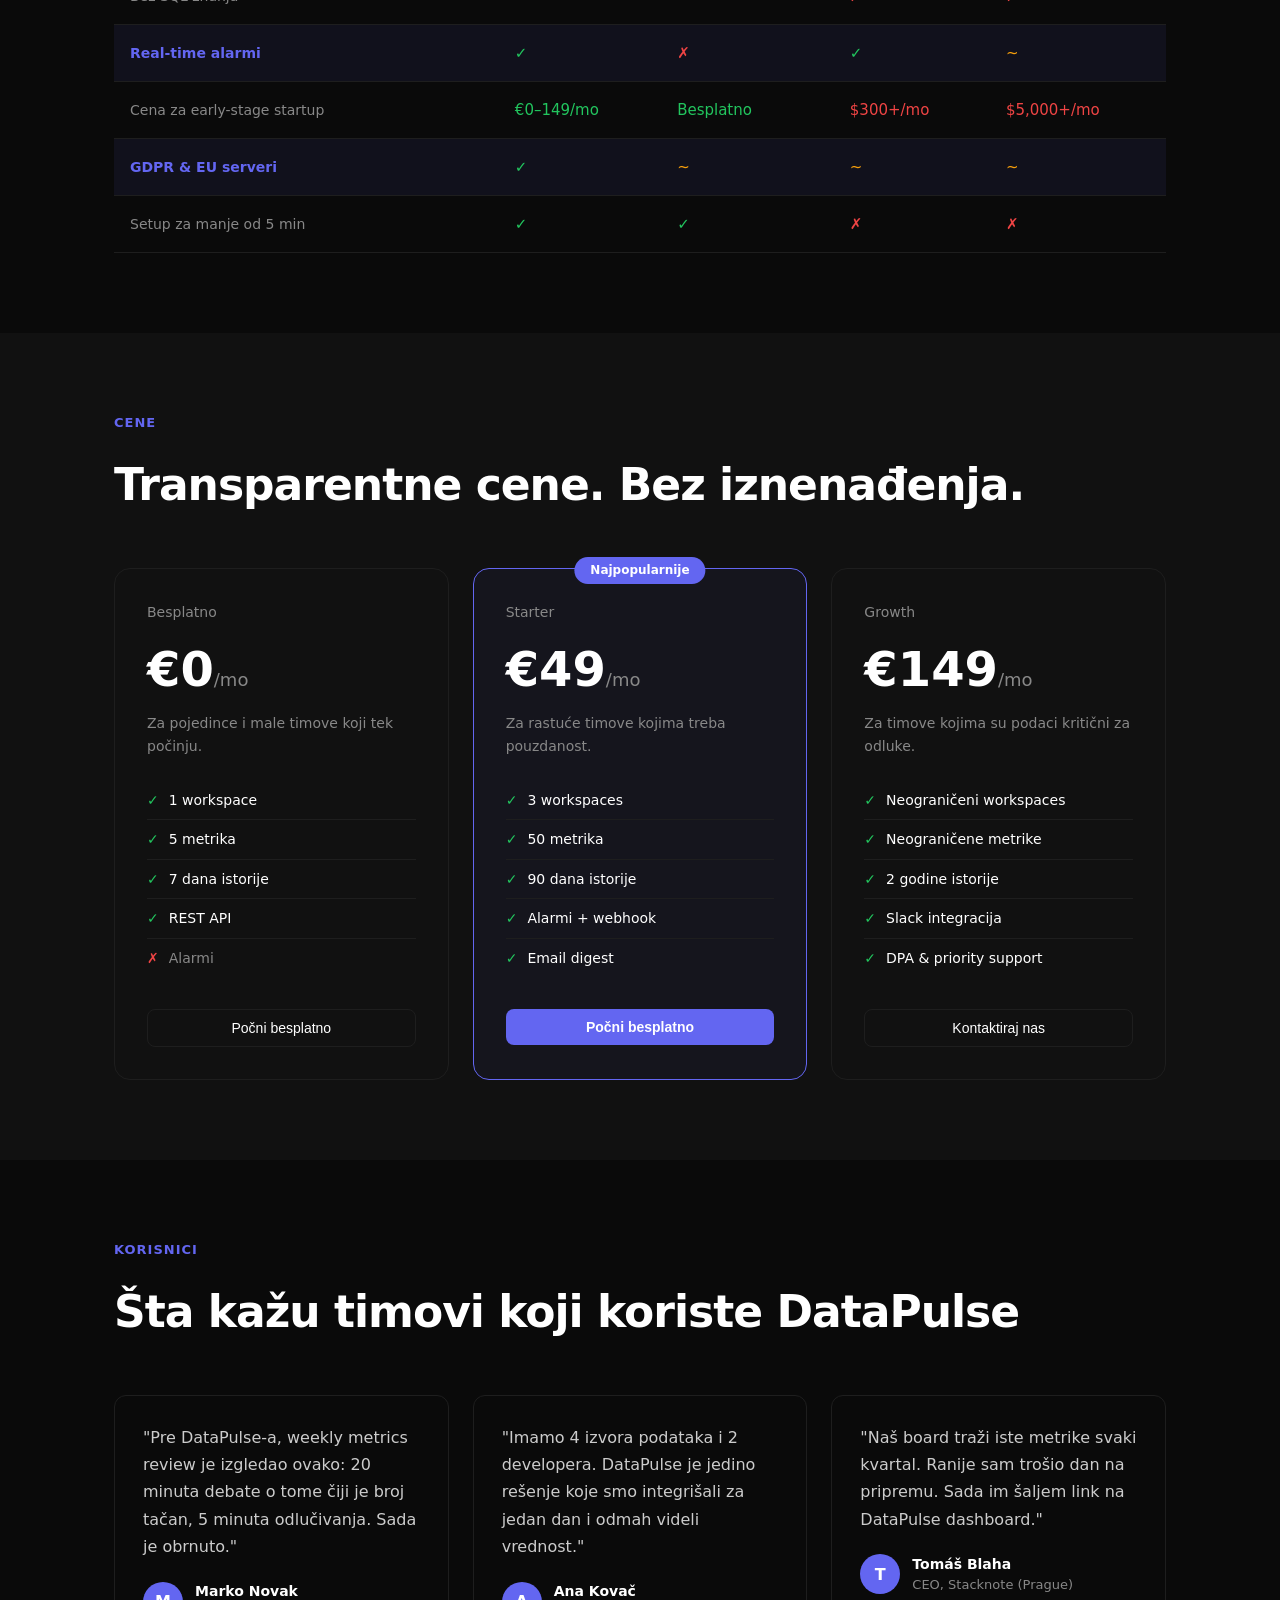
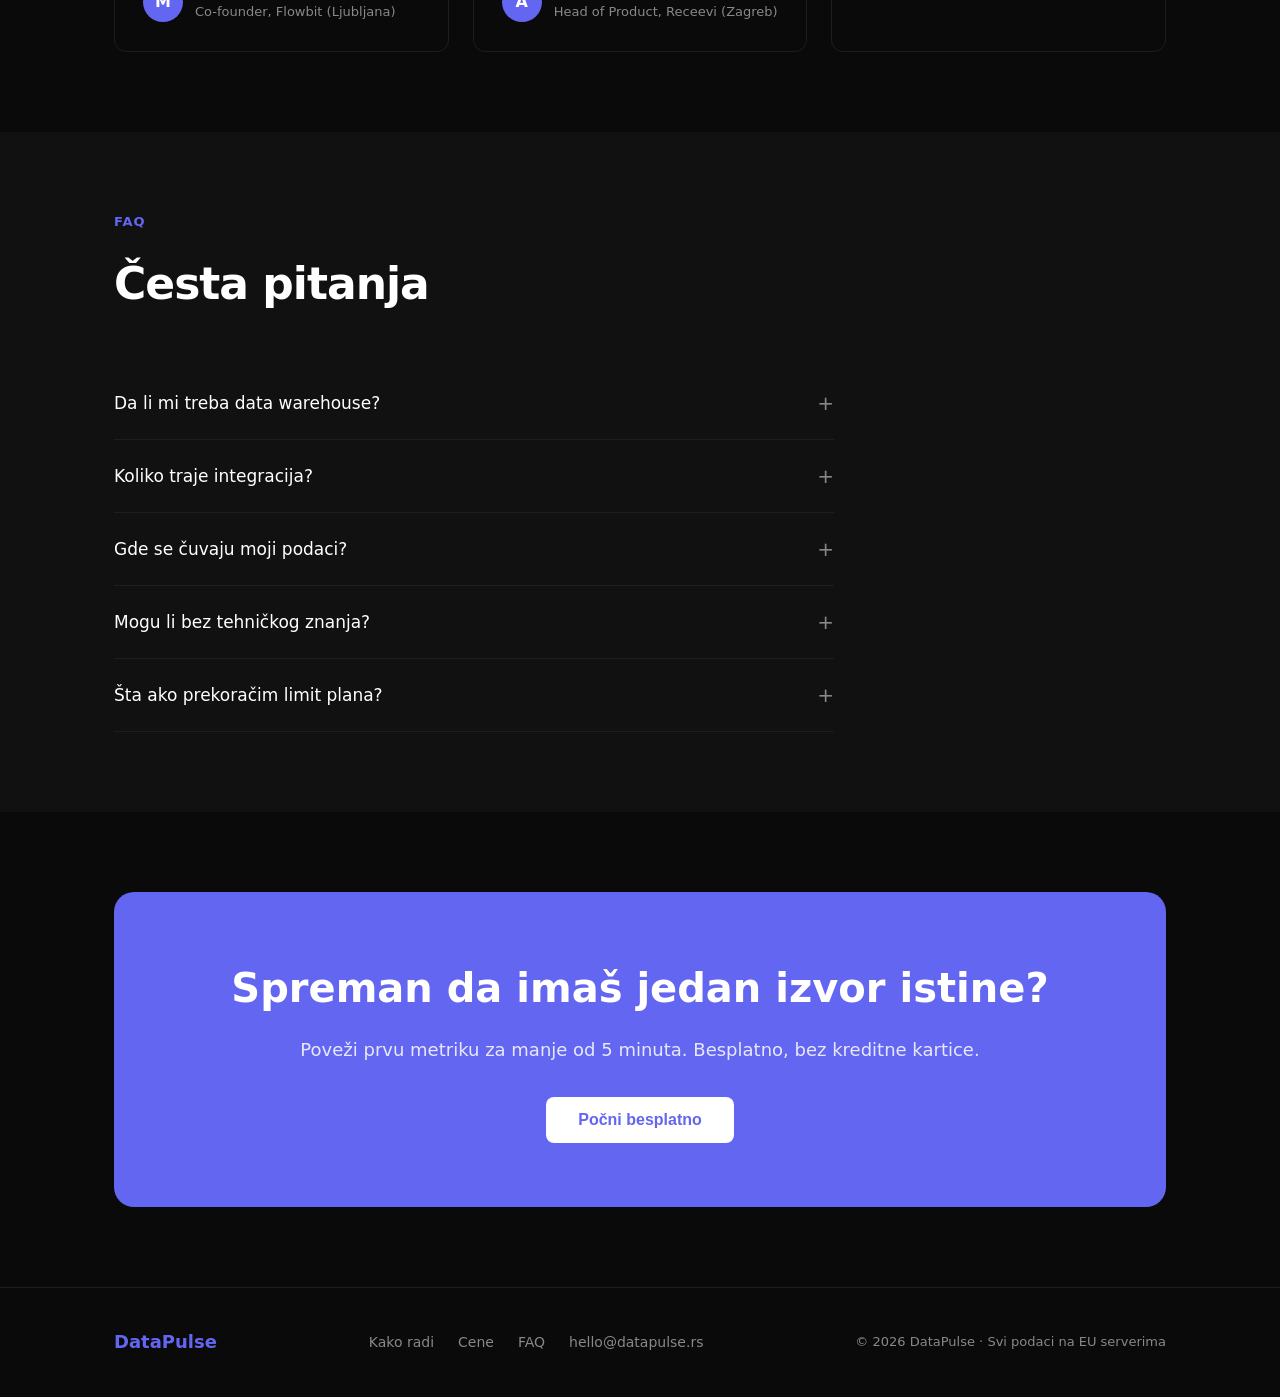
<file: datapulse-landing/index.html>
<!DOCTYPE html>
<html lang="sr">
<head>
<meta charset="UTF-8">
<meta name="viewport" content="width=device-width, initial-scale=1.0">
<title>DataPulse — Jedna platforma. Svi tvoji brojevi.</title>
<style>
*{margin:0;padding:0;box-sizing:border-box}
:root{--bg:#0a0a0a;--surface:#111111;--border:#1e1e1e;--accent:#6366f1;--green:#22c55e;--text:#ffffff;--muted:#888888}
body{background:var(--bg);color:var(--text);font-family:system-ui,-apple-system,sans-serif;line-height:1.6}
a{color:inherit;text-decoration:none}
.container{max-width:1100px;margin:0 auto;padding:0 24px}
nav{border-bottom:1px solid var(--border);padding:16px 0;position:sticky;top:0;background:rgba(10,10,10,0.95);backdrop-filter:blur(10px);z-index:100}
.nav-inner{display:flex;align-items:center;justify-content:space-between}
.logo{font-size:20px;font-weight:700;color:var(--accent)}
.nav-links{display:flex;gap:32px;color:var(--muted);font-size:14px}
.nav-links a:hover{color:var(--text)}
.nav-right{display:flex;align-items:center;gap:16px}
.lang-toggle{background:var(--surface);border:1px solid var(--border);color:var(--muted);padding:6px 12px;border-radius:6px;cursor:pointer;font-size:13px}
.lang-toggle:hover{border-color:var(--accent);color:var(--text)}
.btn{background:var(--accent);color:#fff;border:none;padding:10px 20px;border-radius:8px;cursor:pointer;font-size:14px;font-weight:600}
.btn:hover{opacity:0.9}
.btn-outline{background:transparent;border:1px solid var(--border);color:var(--text);padding:10px 20px;border-radius:8px;cursor:pointer;font-size:14px}
.btn-outline:hover{border-color:var(--accent)}
.hero{padding:100px 0 80px;text-align:center}
.hero h1{font-size:clamp(36px,6vw,68px);font-weight:800;line-height:1.1;margin-bottom:24px;letter-spacing:-2px}
.hero h1 span{color:var(--accent)}
.hero>div>p{font-size:20px;color:var(--muted);max-width:580px;margin:0 auto 40px}
.hero-form{display:flex;gap:12px;justify-content:center;flex-wrap:wrap;margin-bottom:48px}
.hero-form input{background:var(--surface);border:1px solid var(--border);color:var(--text);padding:12px 20px;border-radius:8px;font-size:15px;width:300px}
.hero-form input:focus{outline:none;border-color:var(--accent)}
.trust-badges{display:flex;justify-content:center;gap:32px;flex-wrap:wrap}
.badge{display:flex;align-items:center;gap:8px;color:var(--muted);font-size:13px}
.badge .check{color:var(--green)}
.dashboard-preview{background:var(--surface);border:1px solid var(--border);border-radius:16px;padding:24px;max-width:800px;margin:60px auto 0;text-align:left}
.db-header{display:flex;align-items:center;gap:8px;margin-bottom:20px}
.db-dot{width:12px;height:12px;border-radius:50%}
.db-grid{display:grid;grid-template-columns:repeat(3,1fr);gap:16px;margin-bottom:20px}
.db-card{background:var(--bg);border:1px solid var(--border);border-radius:10px;padding:16px}
.db-label{font-size:12px;color:var(--muted);margin-bottom:8px}
.db-value{font-size:28px;font-weight:700}
.db-delta{font-size:12px;color:var(--green);margin-top:4px}
.db-bar{height:6px;background:var(--border);border-radius:3px;margin-top:12px}
.db-bar-fill{height:100%;border-radius:3px}
section{padding:80px 0}
.section-label{font-size:13px;color:var(--accent);font-weight:600;letter-spacing:1px;text-transform:uppercase;margin-bottom:16px}
.section-title{font-size:clamp(28px,4vw,44px);font-weight:700;margin-bottom:16px;letter-spacing:-1px}
.section-sub{color:var(--muted);font-size:18px;max-width:560px}
.surface{background:var(--surface)}
.problem-grid{display:grid;grid-template-columns:repeat(auto-fit,minmax(280px,1fr));gap:24px;margin-top:48px}
.problem-card{background:var(--bg);border:1px solid var(--border);border-radius:12px;padding:28px}
.problem-card .icon{font-size:32px;margin-bottom:16px}
.problem-card h3{font-size:18px;font-weight:600;margin-bottom:10px}
.problem-card p{color:var(--muted);font-size:15px}
.steps{display:grid;grid-template-columns:repeat(auto-fit,minmax(280px,1fr));gap:32px;margin-top:48px}
.step{position:relative;padding-left:60px}
.step-num{position:absolute;left:0;top:0;width:40px;height:40px;background:var(--accent);border-radius:10px;display:flex;align-items:center;justify-content:center;font-weight:700;font-size:18px}
.step h3{font-size:18px;font-weight:600;margin-bottom:10px}
.step p{color:var(--muted);font-size:15px}
.features-grid{display:grid;grid-template-columns:repeat(auto-fit,minmax(240px,1fr));gap:24px;margin-top:48px}
.feature-card{background:var(--surface);border:1px solid var(--border);border-radius:12px;padding:28px}
.feature-card .icon{font-size:28px;margin-bottom:16px}
.feature-card h3{font-size:17px;font-weight:600;margin-bottom:8px}
.feature-card p{color:var(--muted);font-size:14px}
.table-wrap{overflow-x:auto;margin-top:48px}
table{width:100%;border-collapse:collapse;font-size:15px}
th{padding:16px;text-align:left;color:var(--muted);font-weight:500;border-bottom:1px solid var(--border);font-size:13px}
th:first-child{color:var(--text)}
td{padding:16px;border-bottom:1px solid var(--border)}
td:first-child{color:var(--muted);font-size:14px}
.check-icon{color:var(--green)}
.cross-icon{color:#ef4444}
.partial-icon{color:#f59e0b}
tr.hl td{background:rgba(99,102,241,0.08)}
tr.hl td:first-child{color:var(--accent);font-weight:600}
.pricing-grid{display:grid;grid-template-columns:repeat(auto-fit,minmax(280px,1fr));gap:24px;margin-top:48px}
.price-card{background:var(--surface);border:1px solid var(--border);border-radius:16px;padding:32px;position:relative}
.price-card.featured{border-color:var(--accent);background:rgba(99,102,241,0.05)}
.price-badge{position:absolute;top:-12px;left:50%;transform:translateX(-50%);background:var(--accent);color:#fff;padding:4px 16px;border-radius:20px;font-size:12px;font-weight:600}
.price-tier{font-size:14px;color:var(--muted);margin-bottom:8px}
.price-amount{font-size:48px;font-weight:800;margin-bottom:4px}
.price-amount span{font-size:18px;font-weight:400;color:var(--muted)}
.price-desc{color:var(--muted);font-size:14px;margin-bottom:24px}
.price-features{list-style:none;margin-bottom:32px}
.price-features li{padding:8px 0;border-bottom:1px solid var(--border);font-size:14px;display:flex;align-items:center;gap:10px}
.price-features li:last-child{border:none}
.testimonials-grid{display:grid;grid-template-columns:repeat(auto-fit,minmax(300px,1fr));gap:24px;margin-top:48px}
.testimonial{background:var(--bg);border:1px solid var(--border);border-radius:12px;padding:28px}
.testimonial p{font-size:16px;line-height:1.7;margin-bottom:20px;color:#ccc}
.testimonial-author{display:flex;align-items:center;gap:12px}
.avatar{width:40px;height:40px;border-radius:50%;background:var(--accent);display:flex;align-items:center;justify-content:center;font-weight:700;font-size:16px}
.author-name{font-weight:600;font-size:14px}
.author-role{color:var(--muted);font-size:13px}
.faq-list{margin-top:48px;max-width:720px}
.faq-item{border-bottom:1px solid var(--border);padding:20px 0;cursor:pointer}
.faq-question{display:flex;justify-content:space-between;align-items:center;font-size:17px;font-weight:500}
.faq-arrow{color:var(--muted);transition:transform 0.2s;font-size:20px}
.faq-answer{color:var(--muted);font-size:15px;margin-top:12px;display:none;line-height:1.7}
.faq-item.open .faq-arrow{transform:rotate(45deg)}
.faq-item.open .faq-answer{display:block}
.cta-banner{background:var(--accent);border-radius:20px;padding:64px;text-align:center;margin:80px 0}
.cta-banner h2{font-size:clamp(24px,4vw,40px);font-weight:700;margin-bottom:16px}
.cta-banner p{font-size:18px;margin-bottom:32px;opacity:0.85}
.btn-white{background:#fff;color:var(--accent);border:none;padding:14px 32px;border-radius:8px;cursor:pointer;font-size:16px;font-weight:700}
footer{border-top:1px solid var(--border);padding:40px 0}
.footer-inner{display:flex;justify-content:space-between;align-items:center;flex-wrap:wrap;gap:16px}
.footer-logo{font-size:18px;font-weight:700;color:var(--accent)}
.footer-links{display:flex;gap:24px;color:var(--muted);font-size:14px}
.footer-copy{color:var(--muted);font-size:13px}
@media(max-width:600px){
.nav-links{display:none}
.hero-form{flex-direction:column;align-items:center}
.hero-form input{width:100%}
.db-grid{grid-template-columns:1fr}
.cta-banner{padding:40px 24px}
.footer-inner{flex-direction:column;text-align:center}
}
</style>
</head>
<body>

<nav>
<div class="container">
<div class="nav-inner">
<div class="logo">DataPulse</div>
<div class="nav-links">
<a href="#kako-radi" data-sr="Kako radi" data-en="How it works">Kako radi</a>
<a href="#funkcije" data-sr="Funkcije" data-en="Features">Funkcije</a>
<a href="#cene" data-sr="Cene" data-en="Pricing">Cene</a>
<a href="#faq">FAQ</a>
</div>
<div class="nav-right">
<button class="lang-toggle" onclick="toggleLang()">EN</button>
<button class="btn" onclick="focusEmail()" data-sr="Počni besplatno" data-en="Start for free">Počni besplatno</button>
</div>
</div>
</div>
</nav>

<section class="hero">
<div class="container">
<div class="section-label" data-sr="Metrika platforma za EU startape" data-en="Metrics platform for EU startups">Metrika platforma za EU startape</div>
<h1 data-sr="Jedna platforma.<br><span>Svi tvoji brojevi.</span>" data-en="One platform.<br><span>All your numbers.</span>">Jedna platforma.<br><span>Svi tvoji brojevi.</span></h1>
<p data-sr="DataPulse prima metrike iz svih tvojih izvora, normalizuje ih i prikazuje na jednom mestu — u realnom vremenu, bez SQL-a, bez čekanja." data-en="DataPulse ingests metrics from all your sources, normalizes them, and displays everything in one place — real-time, no SQL, no waiting.">DataPulse prima metrike iz svih tvojih izvora, normalizuje ih i prikazuje na jednom mestu — u realnom vremenu, bez SQL-a, bez čekanja.</p>
<div class="hero-form">
<input type="email" id="hero-email" placeholder="tvoj@email.com" />
<button class="btn" style="padding:12px 28px;font-size:15px" onclick="handleSignup()" data-sr="Počni besplatno" data-en="Start for free">Počni besplatno</button>
</div>
<div class="trust-badges">
<div class="badge"><span class="check">✓</span><span data-sr="Bez kreditne kartice" data-en="No credit card required">Bez kreditne kartice</span></div>
<div class="badge"><span class="check">✓</span><span>GDPR compliant</span></div>
<div class="badge"><span class="check">✓</span><span data-sr="EU serveri" data-en="EU servers">EU serveri</span></div>
</div>
<div class="dashboard-preview">
<div class="db-header">
<div class="db-dot" style="background:#ef4444"></div>
<div class="db-dot" style="background:#f59e0b"></div>
<div class="db-dot" style="background:#22c55e"></div>
<span style="margin-left:12px;font-size:13px;color:var(--muted)">DataPulse — dev_workspace</span>
</div>
<div class="db-grid">
<div class="db-card">
<div class="db-label">ACTIVE USERS</div>
<div class="db-value">3,842</div>
<div class="db-delta">↑ +12% vs last week</div>
<div class="db-bar"><div class="db-bar-fill" style="width:72%;background:var(--accent)"></div></div>
</div>
<div class="db-card">
<div class="db-label">MRR</div>
<div class="db-value">€14,200</div>
<div class="db-delta">↑ +8% vs last month</div>
<div class="db-bar"><div class="db-bar-fill" style="width:58%;background:var(--green)"></div></div>
</div>
<div class="db-card">
<div class="db-label">CHURN RATE</div>
<div class="db-value">2.1%</div>
<div class="db-delta" style="color:#f59e0b">→ stable</div>
<div class="db-bar"><div class="db-bar-fill" style="width:21%;background:#f59e0b"></div></div>
</div>
</div>
<div style="font-size:12px;color:var(--muted)">📡 <span data-sr="Izvori: Stripe · Mixpanel · PostgreSQL · Ažurirano malopre" data-en="Sources: Stripe · Mixpanel · PostgreSQL · Updated just now">Izvori: Stripe · Mixpanel · PostgreSQL · Ažurirano malopre</span></div>
</div>
</div>
</section>

<section class="surface" id="problem">
<div class="container">
<div class="section-label" data-sr="Problem" data-en="The problem">Problem</div>
<div class="section-title" data-sr="Prepoznaješ li ovo?" data-en="Does this sound familiar?">Prepoznaješ li ovo?</div>
<div class="section-sub" data-sr="Svaka kompanija koja raste dolazi do istog zida." data-en="Every growing company hits the same wall.">Svaka kompanija koja raste dolazi do istog zida.</div>
<div class="problem-grid">
<div class="problem-card">
<div class="icon">🗂️</div>
<h3 data-sr="Brojevi svuda, istina nigde" data-en="Numbers everywhere, truth nowhere">Brojevi svuda, istina nigde</h3>
<p data-sr="Marketing ima jedan broj u Mixpanelu. Prodaja drugi u Salesforceu. IT treći u bazi. Svaki sastanak počinje raspravom o tome koji je tačan." data-en="Marketing has one number in Mixpanel. Sales has another in Salesforce. IT has a third in the database. Every meeting starts with a debate about which one is correct.">Marketing ima jedan broj u Mixpanelu. Prodaja drugi u Salesforceu. IT treći u bazi. Svaki sastanak počinje raspravom o tome koji je tačan.</p>
</div>
<div class="problem-card">
<div class="icon">⏳</div>
<h3 data-sr="Izveštaj koji stigne prekasno" data-en="Reports that arrive too late">Izveštaj koji stigne prekasno</h3>
<p data-sr="Do trenutka kada data inženjer pripremi izveštaj, odluka je već doneta ili propuštena. Stari podaci ne sprečavaju loše odluke." data-en="By the time a data engineer prepares the report, the decision has already been made or missed. Stale data does not prevent bad decisions.">Do trenutka kada data inženjer pripremi izveštaj, odluka je već doneta ili propuštena. Stari podaci ne sprečavaju loše odluke.</p>
</div>
<div class="problem-card">
<div class="icon">💸</div>
<h3 data-sr="Looker je preskup, Excel nije dovoljan" data-en="Looker is too expensive, Excel is not enough">Looker je preskup, Excel nije dovoljan</h3>
<p data-sr="Enterprise BI platforme koštaju $50,000+ godišnje i zahtevaju data warehouse koji još nemaš. Google Sheets se sruši čim imaš 3 izvora podataka." data-en="Enterprise BI platforms cost $50,000+ per year and require a data warehouse you do not have yet. Google Sheets breaks the moment you have 3 data sources.">Enterprise BI platforme koštaju $50,000+ godišnje i zahtevaju data warehouse koji još nemaš. Google Sheets se sruši čim imaš 3 izvora podataka.</p>
</div>
</div>
</div>
</section>

<section id="kako-radi">
<div class="container">
<div class="section-label" data-sr="Kako radi" data-en="How it works">Kako radi</div>
<div class="section-title" data-sr="Tri koraka do jednog izvora istine" data-en="Three steps to one source of truth">Tri koraka do jednog izvora istine</div>
<div class="steps">
<div class="step">
<div class="step-num">1</div>
<h3 data-sr="Poveži izvore" data-en="Connect your sources">Poveži izvore</h3>
<p data-sr="Jedan API endpoint prima metrike iz bilo kog izvora — Stripe, Mixpanel, Postgres, CSV, ili tvoja custom aplikacija. Integracija traje manje od 5 minuta." data-en="One API endpoint accepts metrics from any source — Stripe, Mixpanel, Postgres, CSV, or your custom app. Integration takes under 5 minutes.">Jedan API endpoint prima metrike iz bilo kog izvora — Stripe, Mixpanel, Postgres, CSV, ili tvoja custom aplikacija. Integracija traje manje od 5 minuta.</p>
</div>
<div class="step">
<div class="step-num">2</div>
<h3 data-sr="DataPulse normalizuje" data-en="DataPulse normalizes">DataPulse normalizuje</h3>
<p data-sr="Engine automatski normalizuje sve metrike u konzistentan format bez obzira na izvor. Definišeš metriku jednom, svi je koriste isto." data-en="The engine automatically normalizes all metrics into a consistent format regardless of source. You define a metric once, everyone uses it the same way.">Engine automatski normalizuje sve metrike u konzistentan format bez obzira na izvor. Definišeš metriku jednom, svi je koriste isto.</p>
</div>
<div class="step">
<div class="step-num">3</div>
<h3 data-sr="Tim donosi odluke" data-en="Your team makes decisions">Tim donosi odluke</h3>
<p data-sr="Dashboard je dostupan svakome bez SQL-a i čekanja. Alarmi te obaveštavaju pre nego što problem postane kriza." data-en="The dashboard is available to everyone without SQL or waiting. Alerts notify you before a problem becomes a crisis.">Dashboard je dostupan svakome bez SQL-a i čekanja. Alarmi te obaveštavaju pre nego što problem postane kriza.</p>
</div>
</div>
</div>
</section>

<section class="surface" id="funkcije">
<div class="container">
<div class="section-label" data-sr="Funkcije" data-en="Features">Funkcije</div>
<div class="section-title" data-sr="Sve što tvoj tim treba" data-en="Everything your team needs">Sve što tvoj tim treba</div>
<div class="features-grid">
<div class="feature-card">
<div class="icon">⚡</div>
<h3>Real-time ingestion API</h3>
<p data-sr="REST API prima metrike u realnom vremenu iz bilo kog izvora. Jedan endpoint, konzistentan schema, verzionisan od prvog dana." data-en="REST API accepts metrics in real time from any source. One endpoint, consistent schema, versioned from day one.">REST API prima metrike u realnom vremenu iz bilo kog izvora. Jedan endpoint, konzistentan schema, verzionisan od prvog dana.</p>
</div>
<div class="feature-card">
<div class="icon">🔔</div>
<h3 data-sr="Pametni alarmi" data-en="Smart alerts">Pametni alarmi</h3>
<p data-sr="Postavi threshold za bilo koju metriku. DataPulse te obaveštava pre nego što broj pređe granicu — ne posle." data-en="Set a threshold for any metric. DataPulse notifies you before a number crosses the line — not after.">Postavi threshold za bilo koju metriku. DataPulse te obaveštava pre nego što broj pređe granicu — ne posle.</p>
</div>
<div class="feature-card">
<div class="icon">📊</div>
<h3 data-sr="Dashboard bez SQL-a" data-en="Dashboard without SQL">Dashboard bez SQL-a</h3>
<p data-sr="Svako u timu vidi iste brojeve bez pisanja upita. PM, founder, CS menadžer — svi gledaju isti dashboard." data-en="Everyone on the team sees the same numbers without writing queries. PM, founder, CS manager — all viewing the same dashboard.">Svako u timu vidi iste brojeve bez pisanja upita. PM, founder, CS menadžer — svi gledaju isti dashboard.</p>
</div>
<div class="feature-card">
<div class="icon">🔒</div>
<h3>GDPR &amp; EU compliance</h3>
<p data-sr="Svi podaci se čuvaju na EU serverima. GDPR compliant by design. DPA dostupan za svaki workspace." data-en="All data stored on EU servers. GDPR compliant by design. DPA available for every workspace.">Svi podaci se čuvaju na EU serverima. GDPR compliant by design. DPA dostupan za svaki workspace.</p>
</div>
</div>
</div>
</section>

<section>
<div class="container">
<div class="section-label" data-sr="Poređenje" data-en="Comparison">Poređenje</div>
<div class="section-title" data-sr="DataPulse vs alternativama" data-en="DataPulse vs alternatives">DataPulse vs alternativama</div>
<div class="table-wrap">
<table>
<thead>
<tr>
<th data-sr="Funkcija" data-en="Feature">Funkcija</th>
<th style="color:#6366f1">DataPulse</th>
<th>Excel / Sheets</th>
<th>Datadog</th>
<th>Looker</th>
</tr>
</thead>
<tbody>
<tr class="hl"><td data-sr="API ingestion iz bilo kog izvora" data-en="API ingestion from any source">API ingestion iz bilo kog izvora</td><td class="check-icon">✓</td><td class="cross-icon">✗</td><td class="check-icon">✓</td><td class="partial-icon">~</td></tr>
<tr><td data-sr="Bez SQL znanja" data-en="No SQL knowledge required">Bez SQL znanja</td><td class="check-icon">✓</td><td class="check-icon">✓</td><td class="cross-icon">✗</td><td class="cross-icon">✗</td></tr>
<tr class="hl"><td data-sr="Real-time alarmi" data-en="Real-time alerts">Real-time alarmi</td><td class="check-icon">✓</td><td class="cross-icon">✗</td><td class="check-icon">✓</td><td class="partial-icon">~</td></tr>
<tr><td data-sr="Cena za early-stage startup" data-en="Price for early-stage startup">Cena za early-stage startup</td><td class="check-icon">€0–149/mo</td><td class="check-icon">Besplatno</td><td class="cross-icon">$300+/mo</td><td class="cross-icon">$5,000+/mo</td></tr>
<tr class="hl"><td>GDPR &amp; EU serveri</td><td class="check-icon">✓</td><td class="partial-icon">~</td><td class="partial-icon">~</td><td class="partial-icon">~</td></tr>
<tr><td data-sr="Setup za manje od 5 min" data-en="Setup in under 5 minutes">Setup za manje od 5 min</td><td class="check-icon">✓</td><td class="check-icon">✓</td><td class="cross-icon">✗</td><td class="cross-icon">✗</td></tr>
</tbody>
</table>
</div>
</div>
</section>

<section class="surface" id="cene">
<div class="container">
<div class="section-label" data-sr="Cene" data-en="Pricing">Cene</div>
<div class="section-title" data-sr="Transparentne cene. Bez iznenađenja." data-en="Transparent pricing. No surprises.">Transparentne cene. Bez iznenađenja.</div>
<div class="pricing-grid">
<div class="price-card">
<div class="price-tier" data-sr="Besplatno" data-en="Free">Besplatno</div>
<div class="price-amount">€0<span>/mo</span></div>
<div class="price-desc" data-sr="Za pojedince i male timove koji tek počinju." data-en="For individuals and small teams just getting started.">Za pojedince i male timove koji tek počinju.</div>
<ul class="price-features">
<li><span class="check-icon">✓</span><span data-sr="1 workspace" data-en="1 workspace">1 workspace</span></li>
<li><span class="check-icon">✓</span><span data-sr="5 metrika" data-en="5 metrics">5 metrika</span></li>
<li><span class="check-icon">✓</span><span data-sr="7 dana istorije" data-en="7 days history">7 dana istorije</span></li>
<li><span class="check-icon">✓</span><span>REST API</span></li>
<li><span class="cross-icon">✗</span><span style="color:var(--muted)" data-sr="Alarmi" data-en="Alerts">Alarmi</span></li>
</ul>
<button class="btn-outline" style="width:100%" data-sr="Počni besplatno" data-en="Start for free">Počni besplatno</button>
</div>
<div class="price-card featured">
<div class="price-badge" data-sr="Najpopularnije" data-en="Most popular">Najpopularnije</div>
<div class="price-tier">Starter</div>
<div class="price-amount">€49<span>/mo</span></div>
<div class="price-desc" data-sr="Za rastuće timove kojima treba pouzdanost." data-en="For growing teams that need reliability.">Za rastuće timove kojima treba pouzdanost.</div>
<ul class="price-features">
<li><span class="check-icon">✓</span><span data-sr="3 workspaces" data-en="3 workspaces">3 workspaces</span></li>
<li><span class="check-icon">✓</span><span data-sr="50 metrika" data-en="50 metrics">50 metrika</span></li>
<li><span class="check-icon">✓</span><span data-sr="90 dana istorije" data-en="90 days history">90 dana istorije</span></li>
<li><span class="check-icon">✓</span><span data-sr="Alarmi + webhook" data-en="Alerts + webhook">Alarmi + webhook</span></li>
<li><span class="check-icon">✓</span><span data-sr="Email digest" data-en="Email digest">Email digest</span></li>
</ul>
<button class="btn" style="width:100%" data-sr="Počni besplatno" data-en="Start for free">Počni besplatno</button>
</div>
<div class="price-card">
<div class="price-tier">Growth</div>
<div class="price-amount">€149<span>/mo</span></div>
<div class="price-desc" data-sr="Za timove kojima su podaci kritični za odluke." data-en="For teams where data drives every decision.">Za timove kojima su podaci kritični za odluke.</div>
<ul class="price-features">
<li><span class="check-icon">✓</span><span data-sr="Neograničeni workspaces" data-en="Unlimited workspaces">Neograničeni workspaces</span></li>
<li><span class="check-icon">✓</span><span data-sr="Neograničene metrike" data-en="Unlimited metrics">Neograničene metrike</span></li>
<li><span class="check-icon">✓</span><span data-sr="2 godine istorije" data-en="2 years history">2 godine istorije</span></li>
<li><span class="check-icon">✓</span><span data-sr="Slack integracija" data-en="Slack integration">Slack integracija</span></li>
<li><span class="check-icon">✓</span><span>DPA &amp; priority support</span></li>
</ul>
<button class="btn-outline" style="width:100%" data-sr="Kontaktiraj nas" data-en="Contact us">Kontaktiraj nas</button>
</div>
</div>
</div>
</section>

<section>
<div class="container">
<div class="section-label" data-sr="Korisnici" data-en="Testimonials">Korisnici</div>
<div class="section-title" data-sr="Šta kažu timovi koji koriste DataPulse" data-en="What teams using DataPulse say">Šta kažu timovi koji koriste DataPulse</div>
<div class="testimonials-grid">
<div class="testimonial">
<p data-sr='"Pre DataPulse-a, weekly metrics review je izgledao ovako: 20 minuta debate o tome čiji je broj tačan, 5 minuta odlučivanja. Sada je obrnuto."' data-en='"Before DataPulse, our weekly metrics review looked like this: 20 minutes debating whose number was correct, 5 minutes deciding. Now it is the other way around."'>"Pre DataPulse-a, weekly metrics review je izgledao ovako: 20 minuta debate o tome čiji je broj tačan, 5 minuta odlučivanja. Sada je obrnuto."</p>
<div class="testimonial-author">
<div class="avatar">M</div>
<div><div class="author-name">Marko Novak</div><div class="author-role">Co-founder, Flowbit (Ljubljana)</div></div>
</div>
</div>
<div class="testimonial">
<p data-sr='"Imamo 4 izvora podataka i 2 developera. DataPulse je jedino rešenje koje smo integrišali za jedan dan i odmah videli vrednost."' data-en='"We have 4 data sources and 2 developers. DataPulse is the only solution we integrated in one day and immediately saw value."'>"Imamo 4 izvora podataka i 2 developera. DataPulse je jedino rešenje koje smo integrišali za jedan dan i odmah videli vrednost."</p>
<div class="testimonial-author">
<div class="avatar">A</div>
<div><div class="author-name">Ana Kovač</div><div class="author-role">Head of Product, Receevi (Zagreb)</div></div>
</div>
</div>
<div class="testimonial">
<p data-sr='"Naš board traži iste metrike svaki kvartal. Ranije sam trošio dan na pripremu. Sada im šaljem link na DataPulse dashboard."' data-en='"Our board asks for the same metrics every quarter. I used to spend a day preparing. Now I send them a link to the DataPulse dashboard."'>"Naš board traži iste metrike svaki kvartal. Ranije sam trošio dan na pripremu. Sada im šaljem link na DataPulse dashboard."</p>
<div class="testimonial-author">
<div class="avatar">T</div>
<div><div class="author-name">Tomáš Blaha</div><div class="author-role">CEO, Stacknote (Prague)</div></div>
</div>
</div>
</div>
</div>
</section>

<section class="surface" id="faq">
<div class="container">
<div class="section-label">FAQ</div>
<div class="section-title" data-sr="Česta pitanja" data-en="Frequently asked questions">Česta pitanja</div>
<div class="faq-list">
<div class="faq-item" onclick="toggleFaq(this)">
<div class="faq-question"><span data-sr="Da li mi treba data warehouse?" data-en="Do I need a data warehouse?">Da li mi treba data warehouse?</span><span class="faq-arrow">+</span></div>
<div class="faq-answer" data-sr="Ne. DataPulse prima metrike direktno via API bez data warehouse-a. Dizajniran za kompanije u ranoj fazi." data-en="No. DataPulse accepts metrics directly via API without a data warehouse. Designed for early-stage companies.">Ne. DataPulse prima metrike direktno via API bez data warehouse-a. Dizajniran za kompanije u ranoj fazi.</div>
</div>
<div class="faq-item" onclick="toggleFaq(this)">
<div class="faq-question"><span data-sr="Koliko traje integracija?" data-en="How long does integration take?">Koliko traje integracija?</span><span class="faq-arrow">+</span></div>
<div class="faq-answer" data-sr="Manje od 5 minuta za prvu metriku. Jedan POST request, jedan API ključ, jedan endpoint." data-en="Under 5 minutes for your first metric. One POST request, one API key, one endpoint.">Manje od 5 minuta za prvu metriku. Jedan POST request, jedan API ključ, jedan endpoint.</div>
</div>
<div class="faq-item" onclick="toggleFaq(this)">
<div class="faq-question"><span data-sr="Gde se čuvaju moji podaci?" data-en="Where is my data stored?">Gde se čuvaju moji podaci?</span><span class="faq-arrow">+</span></div>
<div class="faq-answer" data-sr="Isključivo na EU serverima. GDPR compliant by design. DPA dostupan za sve plaćene planove." data-en="Exclusively on EU servers. GDPR compliant by design. DPA available for all paid plans.">Isključivo na EU serverima. GDPR compliant by design. DPA dostupan za sve plaćene planove.</div>
</div>
<div class="faq-item" onclick="toggleFaq(this)">
<div class="faq-question"><span data-sr="Mogu li bez tehničkog znanja?" data-en="Can I use it without technical knowledge?">Mogu li bez tehničkog znanja?</span><span class="faq-arrow">+</span></div>
<div class="faq-answer" data-sr="Dashboard i alarmi su dizajnirani za PM-ove i foundere. Integracija zahteva jednog developera, jednom." data-en="Dashboard and alerts are designed for PMs and founders. Integration requires one developer, once.">Dashboard i alarmi su dizajnirani za PM-ove i foundere. Integracija zahteva jednog developera, jednom.</div>
</div>
<div class="faq-item" onclick="toggleFaq(this)">
<div class="faq-question"><span data-sr="Šta ako prekoračim limit plana?" data-en="What if I exceed my plan limits?">Šta ako prekoračim limit plana?</span><span class="faq-arrow">+</span></div>
<div class="faq-answer" data-sr="Nećemo blokirati podatke. Dobićeš notifikaciju i 14 dana da upgradeš. Bez automatskog naplaćivanja." data-en="We will not block your data. You receive a notification and 14 days to upgrade. No automatic charges.">Nećemo blokirati podatke. Dobićeš notifikaciju i 14 dana da upgradeš. Bez automatskog naplaćivanja.</div>
</div>
</div>
</div>
</section>

<div class="container">
<div class="cta-banner">
<h2 data-sr="Spreman da imaš jedan izvor istine?" data-en="Ready to have one source of truth?">Spreman da imaš jedan izvor istine?</h2>
<p data-sr="Poveži prvu metriku za manje od 5 minuta. Besplatno, bez kreditne kartice." data-en="Connect your first metric in under 5 minutes. Free, no credit card required.">Poveži prvu metriku za manje od 5 minuta. Besplatno, bez kreditne kartice.</p>
<button class="btn-white" onclick="focusEmail()" data-sr="Počni besplatno" data-en="Start for free">Počni besplatno</button>
</div>
</div>

<footer>
<div class="container">
<div class="footer-inner">
<div class="footer-logo">DataPulse</div>
<div class="footer-links">
<a href="#kako-radi" data-sr="Kako radi" data-en="How it works">Kako radi</a>
<a href="#cene" data-sr="Cene" data-en="Pricing">Cene</a>
<a href="#faq">FAQ</a>
<a href="mailto:hello@datapulse.rs">hello@datapulse.rs</a>
</div>
<div class="footer-copy">© 2026 DataPulse · <span data-sr="Svi podaci na EU serverima" data-en="All data on EU servers">Svi podaci na EU serverima</span></div>
</div>
</div>
</footer>

<script>
let lang = 'sr';
function toggleLang() {
  lang = lang === 'sr' ? 'en' : 'sr';
  document.querySelector('.lang-toggle').textContent = lang === 'sr' ? 'EN' : 'SR';
  document.querySelectorAll('[data-sr]').forEach(el => {
    const val = el.getAttribute('data-' + lang);
    if (!val) return;
    if (el.tagName === 'INPUT') { el.placeholder = val; return; }
    if (val.includes('<')) { el.innerHTML = val; } else { el.textContent = val; }
  });
}
function toggleFaq(el) { el.classList.toggle('open'); }
function focusEmail() {
  window.scrollTo({ top: 0, behavior: 'smooth' });
  setTimeout(() => document.getElementById('hero-email').focus(), 400);
}
function handleSignup() {
  const email = document.getElementById('hero-email').value;
  if (!email || !email.includes('@')) {
    alert(lang === 'sr' ? 'Unesi ispravan email.' : 'Please enter a valid email.');
    return;
  }
  alert(lang === 'sr' ? 'Hvala! Javićemo ti se uskoro na ' + email : 'Thank you! We will reach out to ' + email + ' soon.');
  document.getElementById('hero-email').value = '';
}
document.querySelectorAll('a[href^="#"]').forEach(a => {
  a.addEventListener('click', e => {
    e.preventDefault();
    const t = document.querySelector(a.getAttribute('href'));
    if (t) t.scrollIntoView({ behavior: 'smooth' });
  });
});
</script>
</body>
</html>
</file>
<file: styles.css>
/* DataPulse — styles.css */

*,*::before,*::after{margin:0;padding:0;box-sizing:border-box}

:root{
  --accent1:#6366f1;--accent2:#8b5cf6;--accent3:#06b6d4;
  --gradient:linear-gradient(135deg,#6366f1,#8b5cf6,#06b6d4);
}
[data-theme="dark"]{
  --bg:#0a0a0a;--surface:#111111;--surface2:#141414;
  --border:#1e1e1e;--border-hi:#2a2a2a;
  --text:#f0f0f0;--muted:#777777;--card:#111111;
  --code-bg:#0d0d0d;--code-border:#1e1e2e;--debug-bg:#0c0c10;
}
[data-theme="light"]{
  --bg:#f8fafc;--surface:#ffffff;--surface2:#f1f5f9;
  --border:#e2e8f0;--border-hi:#cbd5e1;
  --text:#0f172a;--muted:#64748b;--card:#ffffff;
  --code-bg:#0f1117;--code-border:#1e1e2e;--debug-bg:#0f1117;
}

html{scroll-behavior:smooth}
@media(prefers-reduced-motion:reduce){
  html{scroll-behavior:auto}
  *,*::before,*::after{animation-duration:.01ms!important;transition-duration:.01ms!important}
}

body{
  background:var(--bg);color:var(--text);
  font-family:system-ui,-apple-system,'Segoe UI',sans-serif;
  font-size:16px;line-height:1.65;
  transition:background .3s,color .3s;
  -webkit-font-smoothing:antialiased;
}

a{color:inherit;text-decoration:none}
a:focus-visible,button:focus-visible{
  outline:2px solid var(--accent1);outline-offset:3px;border-radius:4px;
}

.container{max-width:1100px;margin:0 auto;padding:0 24px}
.sr-only{position:absolute;width:1px;height:1px;padding:0;margin:-1px;
  overflow:hidden;clip:rect(0,0,0,0);white-space:nowrap;border:0}
.muted-text{color:var(--muted)}
.ci{color:#22c55e;font-weight:700}
.xi{color:#ef4444}

/* BUTTONS */
.btn{
  display:inline-flex;align-items:center;justify-content:center;
  background:var(--gradient);color:#fff;border:none;
  padding:11px 22px;border-radius:8px;cursor:pointer;
  font-size:14px;font-weight:700;letter-spacing:.01em;
  transition:opacity .2s,transform .15s;text-decoration:none;white-space:nowrap;
}
.btn:hover{opacity:.88;transform:translateY(-1px)}
.btn-outline{
  display:inline-flex;align-items:center;justify-content:center;
  background:transparent;border:1px solid var(--border-hi);color:var(--text);
  padding:10px 22px;border-radius:8px;cursor:pointer;
  font-size:14px;font-weight:600;
  transition:border-color .2s,color .2s,transform .15s;
  text-decoration:none;white-space:nowrap;
}
.btn-outline:hover{border-color:var(--accent1);color:var(--accent1);transform:translateY(-1px)}
.btn-full{width:100%;justify-content:center}
.icon-btn{
  background:var(--surface);border:1px solid var(--border);color:var(--text);
  width:36px;height:36px;border-radius:8px;cursor:pointer;font-size:16px;
  display:flex;align-items:center;justify-content:center;
  transition:border-color .2s;flex-shrink:0;
}
.icon-btn:hover{border-color:var(--accent1)}

/* SECTION PRIMITIVES */
.section-label{
  font-size:11px;font-weight:700;letter-spacing:2px;text-transform:uppercase;
  margin-bottom:14px;background:var(--gradient);
  -webkit-background-clip:text;-webkit-text-fill-color:transparent;background-clip:text;
}
.section-title{
  font-size:clamp(26px,4vw,42px);font-weight:800;
  letter-spacing:-.03em;line-height:1.15;margin-bottom:14px;
}
.section-sub{color:var(--muted);font-size:17px;max-width:560px}
section{padding:88px 0}
.surface-bg{background:var(--surface2)}

/* NAV */
nav{
  border-bottom:1px solid var(--border);padding:14px 0;
  position:sticky;top:0;z-index:100;
  background:rgba(10,10,10,.92);
  backdrop-filter:blur(12px);-webkit-backdrop-filter:blur(12px);
  transition:background .3s;
}
[data-theme="light"] nav{background:rgba(248,250,252,.92)}
.nav-inner{display:flex;align-items:center;justify-content:space-between;gap:16px}
.logo{
  font-size:19px;font-weight:800;letter-spacing:-.02em;flex-shrink:0;
  background:var(--gradient);-webkit-background-clip:text;
  -webkit-text-fill-color:transparent;background-clip:text;
}
.nav-links{display:flex;gap:28px;font-size:14px;color:var(--muted)}
.nav-links a:hover{color:var(--text);transition:color .15s}
.nav-right{display:flex;align-items:center;gap:10px;flex-shrink:0}

/* LANG DROPDOWN */
.lang-dropdown{position:relative}
.lang-trigger{
  display:flex;align-items:center;gap:5px;
  background:var(--surface);border:1px solid var(--border);
  color:var(--text);padding:6px 12px;border-radius:8px;
  cursor:pointer;font-size:13px;font-weight:700;
  transition:border-color .2s;white-space:nowrap;
}
.lang-trigger:hover{border-color:var(--accent1)}
.lang-chevron{font-size:10px;color:var(--muted);transition:transform .2s}
.lang-trigger[aria-expanded="true"] .lang-chevron{transform:rotate(180deg)}
.lang-menu{
  position:absolute;top:calc(100% + 6px);right:0;
  background:var(--surface);border:1px solid var(--border);
  border-radius:10px;min-width:150px;list-style:none;
  padding:6px;z-index:200;
  box-shadow:0 8px 24px rgba(0,0,0,.3);
  display:none;
}
.lang-menu.open{display:block}
.lang-menu li{
  padding:8px 12px;border-radius:6px;cursor:pointer;
  font-size:13px;font-weight:600;color:var(--muted);
  transition:background .15s,color .15s;
}
.lang-menu li:hover{background:var(--surface2);color:var(--text)}
.lang-menu li[aria-selected="true"]{color:var(--accent1)}

/* HERO */
.hero{padding:96px 0 80px}
.hero-inner{display:grid;grid-template-columns:1fr 1fr;gap:56px;align-items:center}
.hero-text{max-width:520px}
.hero h1{
  font-size:clamp(32px,5vw,56px);font-weight:800;
  line-height:1.08;letter-spacing:-.04em;margin-bottom:18px;
}
.hero-sub{font-size:21px;font-weight:600;color:var(--muted);margin-bottom:12px;letter-spacing:-.01em}
.hero-desc{font-size:15px;color:var(--muted);margin-bottom:28px;line-height:1.7;max-width:440px}
.hero-ctas{display:flex;gap:12px;flex-wrap:wrap;margin-bottom:14px}
.hero-note{font-size:13px;color:var(--muted)}

/* CODE BLOCK */
.code-block{background:var(--code-bg);border:1px solid var(--code-border);border-radius:12px;overflow:hidden}
.code-header{
  display:flex;align-items:center;gap:6px;padding:10px 14px;
  border-bottom:1px solid var(--code-border);background:rgba(255,255,255,.03);
}
.code-dot{width:11px;height:11px;border-radius:50%;display:inline-block}
.code-filename{margin-left:8px;font-size:12px;color:#555;font-family:'SF Mono','Fira Code',monospace}
.code-body{
  padding:18px 20px;font-family:'SF Mono','Fira Code','Cascadia Code',monospace;
  font-size:13px;line-height:1.7;overflow-x:auto;color:#a8b5c8;
}
.code-body code{font-family:inherit}
.c-dim{color:#444}.c-cmd{color:#7dd3fc}.c-str{color:#86efac}
.c-key{color:#c4b5fd}.c-val{color:#fda4af}
.code-footer{
  display:flex;align-items:center;gap:8px;padding:10px 14px;
  border-top:1px solid var(--code-border);
  font-size:12px;color:#555;font-family:'SF Mono','Fira Code',monospace;
}
.status-dot{
  width:7px;height:7px;border-radius:50%;background:#22c55e;
  display:inline-block;animation:pulse-dot 2s ease-in-out infinite;
}
@keyframes pulse-dot{0%,100%{opacity:1}50%{opacity:.3}}
@media(prefers-reduced-motion:reduce){.status-dot{animation:none}}

/* LIVE DEMO */
.real-layout{display:grid;grid-template-columns:1fr 1fr;gap:48px;align-items:start;margin-top:48px}
.pipeline-steps{display:flex;flex-direction:column;gap:12px;margin-bottom:28px}
.pipe-step{
  display:flex;align-items:center;gap:12px;padding:12px 16px;
  border-radius:8px;border:1px solid var(--border);background:var(--card);
  font-size:14px;font-family:'SF Mono','Fira Code',monospace;
  color:var(--muted);transition:border-color .3s,color .3s,background .3s;
}
.pipe-step.active{border-color:var(--accent1);color:var(--text);background:rgba(99,102,241,.07)}
.pipe-step.done{border-color:#22c55e;color:#22c55e;background:rgba(34,197,94,.06)}
.demo-btn{margin-bottom:16px}
.demo-status{font-size:13px;color:var(--muted);font-family:'SF Mono','Fira Code',monospace;min-height:20px}

/* DASH CARD */
.dash-card{background:var(--card);border:1px solid var(--border);border-radius:14px;padding:24px;transition:border-color .4s}
.dash-card.updated{border-color:var(--accent1)}
.dash-card-label{font-size:11px;font-weight:700;letter-spacing:1.5px;text-transform:uppercase;color:var(--muted);margin-bottom:10px;font-family:'SF Mono','Fira Code',monospace}
.dash-card-value{
  font-size:48px;font-weight:900;letter-spacing:-.04em;line-height:1;
  min-height:56px;margin-bottom:6px;
  background:var(--gradient);-webkit-background-clip:text;-webkit-text-fill-color:transparent;background-clip:text;
}
.dash-card-meta{font-size:12px;color:var(--muted);margin-bottom:14px;font-family:'SF Mono','Fira Code',monospace}
.dash-card-bar{height:4px;background:var(--border);border-radius:2px;margin-bottom:14px;overflow:hidden}
.dash-card-bar-fill{height:100%;border-radius:2px;background:linear-gradient(90deg,#6366f1,#06b6d4);transition:width .6s ease}
.dash-card-tags{display:flex;gap:8px;flex-wrap:wrap}
.tag{font-size:11px;font-family:'SF Mono','Fira Code',monospace;color:var(--muted);border:1px solid var(--border);border-radius:4px;padding:2px 8px}

/* DEBUG PANEL */
.debug-panel{background:var(--debug-bg);border:1px solid var(--code-border);border-radius:12px;overflow:hidden;margin-top:48px}
.debug-header{display:flex;align-items:center;gap:12px;padding:12px 18px;border-bottom:1px solid var(--code-border);font-size:13px;font-family:'SF Mono','Fira Code',monospace}
.debug-method{color:#7dd3fc;font-weight:700}
.debug-path{color:#a8b5c8}
.debug-status.ok{margin-left:auto;color:#22c55e;font-weight:700}
.debug-body{padding:20px 22px;font-family:'SF Mono','Fira Code',monospace;font-size:13px;line-height:1.75;color:#a8b5c8;overflow-x:auto}
.debug-body code{font-family:inherit}
.debug-grid{display:grid;grid-template-columns:repeat(5,1fr);border-top:1px solid var(--code-border)}
.debug-field{display:flex;flex-direction:column;gap:4px;padding:14px 18px;border-right:1px solid var(--code-border)}
.debug-field:last-child{border-right:none}
.df-key{font-size:10px;font-weight:700;letter-spacing:1.5px;text-transform:uppercase;color:var(--muted);font-family:'SF Mono','Fira Code',monospace}
.df-val{font-size:13px;font-family:'SF Mono','Fira Code',monospace;color:#86efac}

/* ESSAY */
.essay-wrap{max-width:680px;margin-top:40px}
.essay-text{font-size:17px;line-height:1.8;color:var(--text);margin-bottom:20px}
.essay-quote{border-left:3px solid var(--accent1);padding-left:20px;font-size:16px;color:var(--muted);font-style:italic;margin-top:28px;line-height:1.7}

/* ARCHITECTURE */
.arch-layout{display:grid;grid-template-columns:1fr 1fr;gap:56px;align-items:start;margin-top:48px}
.arch-flow{display:flex;flex-direction:column;align-items:flex-start;gap:4px}
.arch-node{background:var(--card);border:1px solid var(--border);border-radius:10px;padding:16px 20px;width:100%}
.arch-node:hover{border-color:var(--border-hi)}
.arch-node.accent-node{border-color:var(--accent1);background:rgba(99,102,241,.06)}
.arch-node.source-node,.arch-node.output-node{border-style:dashed;border-color:var(--border-hi)}
.arch-node-title{font-size:14px;font-weight:700;margin-bottom:4px;font-family:'SF Mono','Fira Code',monospace}
.arch-node-sub{font-size:12px;color:var(--muted);font-family:'SF Mono','Fira Code',monospace}
.arch-arrow{font-size:18px;color:var(--muted);margin:2px 0 2px 20px;line-height:1}
.arch-badges{display:flex;flex-direction:column;gap:20px}
.arch-badge{border:1px solid var(--border);border-radius:10px;padding:18px 20px;background:var(--card)}
.badge-x{display:inline-block;font-size:13px;font-weight:800;font-family:'SF Mono','Fira Code',monospace;color:var(--text);padding:2px 10px;border-radius:4px;background:rgba(99,102,241,.1);border:1px solid rgba(99,102,241,.2)}
.badge-desc{display:block;font-size:14px;color:var(--muted);line-height:1.6;margin-top:6px}

/* FIT GRID */
.fit-grid{display:grid;grid-template-columns:1fr 1fr;gap:32px;margin-top:48px}
.fit-col{border-radius:14px;padding:28px 30px;border:1px solid var(--border)}
.fit-col.fit-no{border-color:rgba(239,68,68,.25);background:rgba(239,68,68,.04)}
.fit-col.fit-yes{border-color:rgba(34,197,94,.3);background:rgba(34,197,94,.04)}
.fit-heading{font-size:15px;font-weight:700;margin-bottom:20px}
.fit-heading-no{color:#f87171}
.fit-heading-yes{color:#4ade80}
.fit-list{list-style:none;display:flex;flex-direction:column;gap:12px}
.fit-list li{font-size:15px;color:var(--text);padding-left:20px;position:relative;line-height:1.55}
.fit-col.fit-no .fit-list li::before{content:'✗';position:absolute;left:0;color:#f87171;font-weight:700;font-size:13px}
.fit-col.fit-yes .fit-list li::before{content:'✓';position:absolute;left:0;color:#4ade80;font-weight:700;font-size:13px}

/* VIEWS LIST */
.views-list{margin-top:48px;border:1px solid var(--border);border-radius:14px;overflow:hidden}
.view-item{display:flex;align-items:flex-start;gap:28px;padding:24px 28px;border-bottom:1px solid var(--border);transition:background .15s}
.view-item:last-child{border-bottom:none}
.view-item:hover{background:var(--surface2)}
.view-num{font-size:12px;font-weight:700;font-family:'SF Mono','Fira Code',monospace;color:var(--muted);flex-shrink:0;padding-top:3px;letter-spacing:1px}
.view-title{font-size:16px;font-weight:700;margin-bottom:6px}
.view-desc{font-size:14px;color:var(--muted);line-height:1.65}

/* CREDIBILITY */
.cred-grid{display:grid;grid-template-columns:repeat(auto-fit,minmax(280px,1fr));gap:24px;margin-top:48px;margin-bottom:32px}
.cred-item{border:1px solid var(--border);border-radius:12px;padding:24px;background:var(--card)}
.cred-title{font-size:15px;font-weight:700;margin-bottom:10px;line-height:1.4}
.cred-desc{font-size:14px;color:var(--muted);line-height:1.65}
.cred-links{display:flex;gap:12px;flex-wrap:wrap}
.cred-link{display:inline-flex;align-items:center;gap:8px;font-size:14px;font-weight:600;color:var(--accent1);border:1px solid rgba(99,102,241,.3);border-radius:8px;padding:8px 16px;text-decoration:none;transition:border-color .2s,background .2s}
.cred-link:hover{border-color:var(--accent1);background:rgba(99,102,241,.07)}
.cred-link-icon{font-style:normal;font-size:14px;opacity:.7}

/* PRICING */
.pricing-grid{display:grid;grid-template-columns:repeat(auto-fit,minmax(280px,1fr));gap:24px;margin-top:48px}
.price-card{background:var(--card);border:1px solid var(--border);border-radius:18px;padding:30px;position:relative;transition:transform .2s}
.price-card:hover{transform:translateY(-2px)}
.price-card.featured{border-color:transparent}
.price-card.featured::before{content:'';position:absolute;inset:-1px;border-radius:19px;background:var(--gradient);z-index:-1}
.price-card.featured{background:var(--card)}
.price-badge{position:absolute;top:-12px;left:50%;transform:translateX(-50%);background:var(--gradient);color:#fff;padding:3px 16px;border-radius:20px;font-size:11px;font-weight:700;white-space:nowrap;letter-spacing:.5px}
.price-tier{font-size:12px;font-weight:700;color:var(--muted);margin-bottom:8px;text-transform:uppercase;letter-spacing:1px}
.price-amount{font-size:50px;font-weight:900;line-height:1;margin-bottom:8px;background:var(--gradient);-webkit-background-clip:text;-webkit-text-fill-color:transparent;background-clip:text}
.price-amount span{font-size:17px;font-weight:400;-webkit-text-fill-color:var(--muted);color:var(--muted)}
.price-desc{font-size:14px;color:var(--muted);margin-bottom:24px;line-height:1.6;min-height:52px}
.price-features{list-style:none;margin-bottom:28px}
.price-features li{padding:9px 0;border-bottom:1px solid var(--border);font-size:14px;display:flex;align-items:center;gap:10px}
.price-features li:last-child{border:none}

/* FAQ */
.faq-list{margin-top:48px;max-width:700px}
.faq-item{border-bottom:1px solid var(--border)}
.faq-q{display:flex;justify-content:space-between;align-items:center;width:100%;padding:20px 0;font-size:16px;font-weight:600;gap:16px;background:none;border:none;color:var(--text);cursor:pointer;text-align:left;transition:color .15s}
.faq-q:hover{color:var(--accent1)}
.faq-arrow{color:var(--muted);font-size:20px;flex-shrink:0;transition:transform .25s;display:inline-block}
.faq-q[aria-expanded="true"] .faq-arrow{transform:rotate(45deg)}
.faq-a{font-size:15px;color:var(--muted);padding-bottom:20px;line-height:1.75}
.faq-a[hidden]{display:none}

/* CTA */
.cta-section{padding:88px 0}
.cta-banner{background:var(--surface2);border:1px solid var(--border);border-radius:20px;padding:56px 48px;display:flex;align-items:center;justify-content:space-between;gap:40px;flex-wrap:wrap}
.cta-text h2{font-size:clamp(22px,3.5vw,36px);font-weight:800;letter-spacing:-.03em;margin-bottom:10px}
.cta-text p{font-size:15px;color:var(--muted);margin-bottom:24px}
.cta-form{display:flex;gap:10px;flex-wrap:wrap}
.cta-form input[type="email"]{background:var(--bg);border:1px solid var(--border-hi);color:var(--text);padding:11px 18px;border-radius:8px;font-size:14px;width:260px;transition:border-color .2s}
.cta-form input[type="email"]:focus{outline:none;border-color:var(--accent1)}
.cta-form input[type="email"]::placeholder{color:var(--muted)}
.form-status{font-size:13px;margin-top:10px;min-height:18px;font-family:'SF Mono','Fira Code',monospace}
.form-status.success{color:#22c55e}
.form-status.error{color:#ef4444}
.cta-links{display:flex;flex-direction:column;align-items:flex-start;gap:12px;flex-shrink:0}

/* FOOTER */
footer{border-top:1px solid var(--border);padding:36px 0}
.footer-inner{display:flex;justify-content:space-between;align-items:center;flex-wrap:wrap;gap:16px}
.footer-logo{font-size:17px;font-weight:800;letter-spacing:-.02em;background:var(--gradient);-webkit-background-clip:text;-webkit-text-fill-color:transparent;background-clip:text}
.footer-links{display:flex;gap:22px;color:var(--muted);font-size:13px;flex-wrap:wrap}
.footer-links a:hover{color:var(--text);transition:color .15s}
.footer-copy{color:var(--muted);font-size:12px;display:flex;align-items:center;gap:8px;flex-wrap:wrap}
.footer-sep{opacity:.4}

/* RESPONSIVE */
@media(max-width:900px){
  .hero-inner,.real-layout,.arch-layout{grid-template-columns:1fr}
  .hero-text{max-width:100%}
  .fit-grid{grid-template-columns:1fr}
  .cta-banner{flex-direction:column;align-items:flex-start;padding:36px 28px}
  .debug-grid{grid-template-columns:repeat(3,1fr)}
}
@media(max-width:768px){
  .nav-links{display:none}
  section{padding:64px 0}
  .cta-form input[type="email"]{width:100%}
  .cta-form{flex-direction:column}
  .footer-inner{flex-direction:column;text-align:center}
  .footer-links,.footer-copy{justify-content:center}
  .debug-grid{grid-template-columns:1fr 1fr}
}
@media(max-width:480px){
  .hero h1{font-size:30px}
  .hero-ctas{flex-direction:column}
  .hero-ctas .btn,.hero-ctas .btn-outline{width:100%;justify-content:center}
  .debug-grid{grid-template-columns:1fr}
  .pricing-grid{grid-template-columns:1fr}
}
</file>
